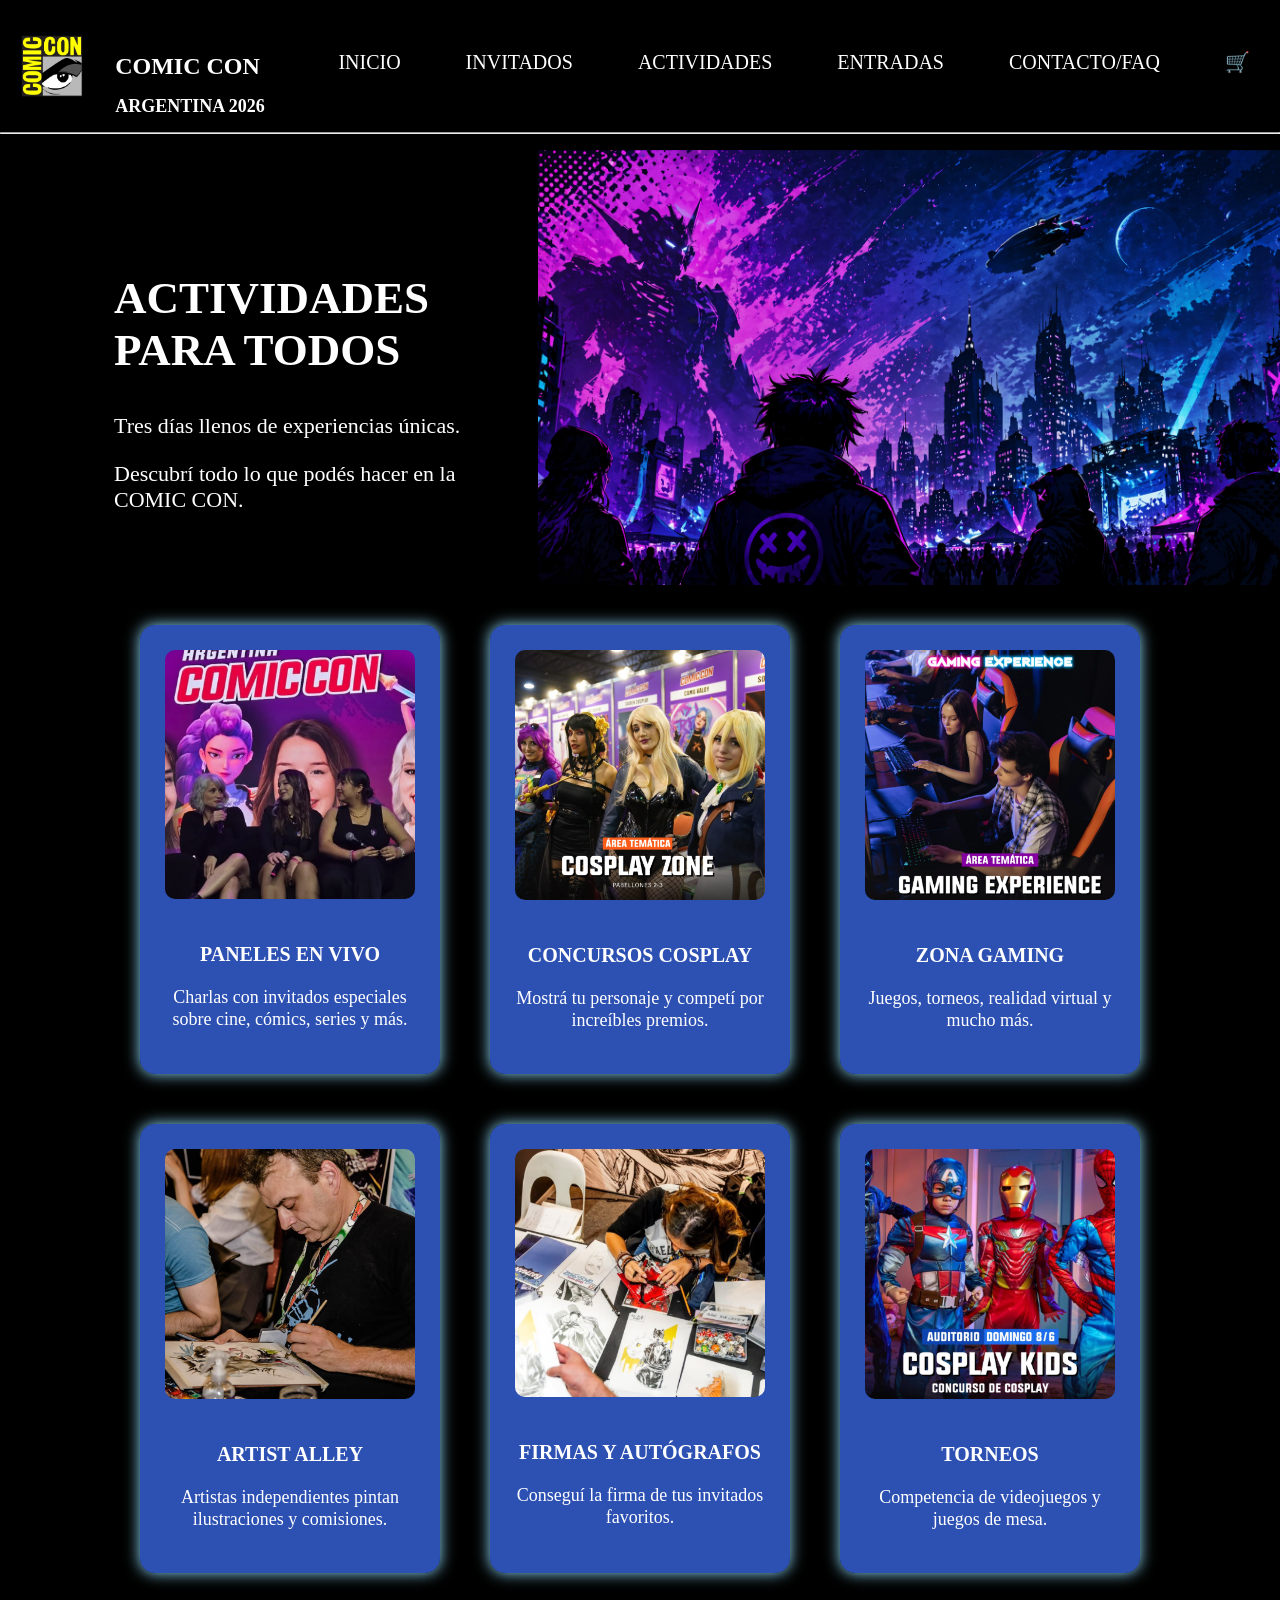
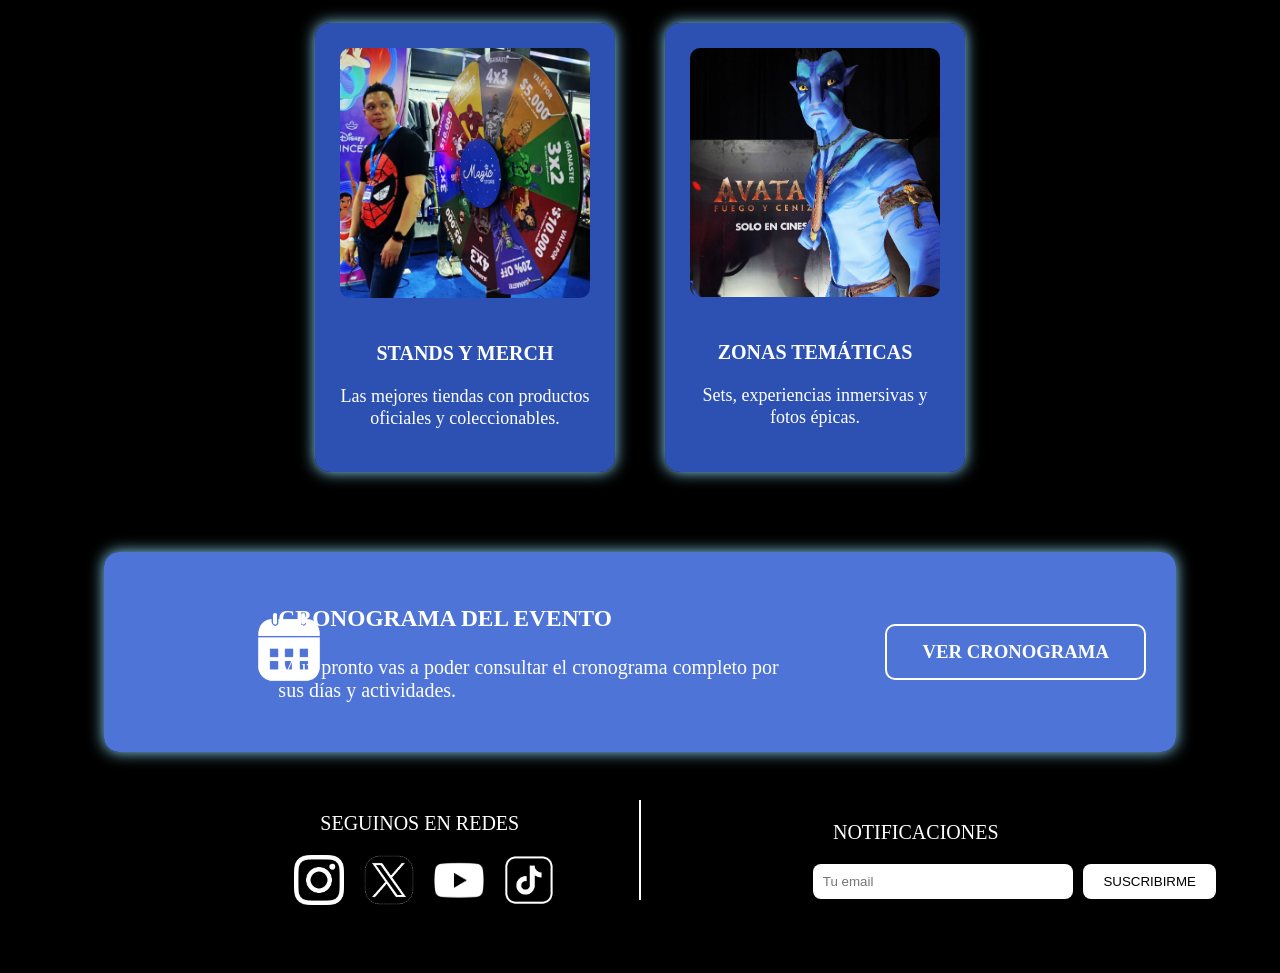
<file: actividades.html>
<!DOCTYPE html>
<html lang="en">
<head>
    <meta charset="UTF-8">
    <meta name="viewport" content="width=device-width, initial-scale=1.0">
    <title>ACC ACTIVIDADES</title>
    <link rel="icon" href="img/Logo.webp">
    <link rel="stylesheet" href="./global.css">
</head>
<link rel="stylesheet" href="./actividades.css">
<body>
    
    <header class="menu">
        <nav>
            <a href="index.html">INICIO </a>
        <a href="invitados.html">INVITADOS</a>
        <a href="actividades.html">ACTIVIDADES</a>
        <a href="entradas.html">ENTRADAS</a>
        <a href="contacto.html">CONTACTO/FAQ</a>
        <a href="carrito.html">🛒</a>
        </nav>
    </header>
     <img width="8% " class="icon" src="img/Logo.webp" alt="">
     <div class="Comicconheader">
            <h1>COMIC CON</h1>
            <h2>ARGENTINA 2026</h2>
        </div>
        <hr class="home">
  <main class="main">
      <section class="actividades-principal">

      <div class="banner-actividades">

          <div class="texto-banner">
             <h2>ACTIVIDADES PARA TODOS</h2>
             <p>Tres días llenos de experiencias únicas.</p>
             <p>Descubrí todo lo que podés hacer en la COMIC CON.</p>
          </div>
        <div class="imagen-banner">
            <img class="portada" src="img/portada2.png" alt="Portada de Comic Con Argentina 2026">
        </div>

     </div>

     <div class="contenedor-actividades">

        <div class="actividad">
            <img src="img/paneles.png" alt="">
            <h3>PANELES EN VIVO</h3>
            <p>Charlas con invitados especiales sobre cine, cómics, series y más.</p>
        </div>
        <div class="actividad">
            <img src="img/cosplay2.png" alt="">
            <h3>CONCURSOS COSPLAY</h3>
            <p>Mostrá tu personaje y competí por increíbles premios.</p>
        </div>
        <div class="actividad">
            <img src="img/gaming2.png" alt="">
            <h3>ZONA GAMING</h3>
            <p>Juegos, torneos, realidad virtual y mucho más.</p>
        </div>
        <div class="actividad">
            <img src="img/Arte.png" alt="">
            <h3>ARTIST ALLEY</h3>
            <p>Artistas independientes pintan ilustraciones y comisiones.</p>
        </div>
        <div class="actividad">
            <img src="img/firmas.png" alt="">
            <h3>FIRMAS Y AUTÓGRAFOS</h3>
            <p>Conseguí la firma de tus invitados favoritos.</p>
        </div>
        <div class="actividad">
            <img src="img/concurso.png" alt="">
            <h3>TORNEOS</h3>
            <p>Competencia de videojuegos y juegos de mesa.</p>
        </div>
        <div class="actividad">
            <img src="img/stands.png" alt="">
            <h3>STANDS Y MERCH</h3>
            <p>Las mejores tiendas con productos oficiales y coleccionables.</p>
        </div>
        <div class="actividad">
            <img src="img/avatar.png" alt="">
            <h3>ZONAS TEMÁTICAS</h3>
            <p>Sets, experiencias inmersivas y fotos épicas.</p>
        </div>

     </div>
        <div class="liquid-glass">
  <div class="glass-text"></div>
</div>

     <div class="cronograma">

        <div class="cronograma-icono">
            <img src="img/calendarioblanco-11.png" alt="">
        </div>

        <div class="cronograma-texto">
            <h3>CRONOGRAMA DEL EVENTO</h3>

            <p>
                Muy pronto vas a poder consultar el cronograma
                completo por sus días y actividades.
            </p>
        </div>

        <div class="cronograma-boton">
            <a href="#">
                <h3>VER CRONOGRAMA</h3>
            </a>
        </div>

     </div>

     </section>
 </main>
<footer class="footer">
    <div class="footer-contenido">
        <div class="footer-izq">
            <p class="cierre">SEGUINOS EN REDES</p>
            <div class="redes">
                <a href="https://www.instagram.com/argcomiccon/">
                 <img src="img/instagram.png" alt="">
                </a>
                <a href="https://x.com/ArgComicCon">
                    <img src="img/twitter.png" alt="">
                </a>
                <a href="https://www.youtube.com/channel/UCq43u4Pc0iYq14YmzzL0V6Q">
                    <img src="img/youtube.png" alt="">
                </a>
                <a href="https://www.tiktok.com/@argcomiccon">
                    <img  src="img/tiktok.png" alt="">
                </a>
            </div>
        </div>

        <div class="linea-footer"></div>

        <div class="footer-der">
            <p class="cierre">NOTIFICACIONES</p>

            <form class="formulario">
                <input type="email" placeholder="Tu email" required>

                <button class="submit" type="submit">
                    SUSCRIBIRME
                </button>
            </form>
        </div>
    </div>
</footer>
</body>
</html>
</file>
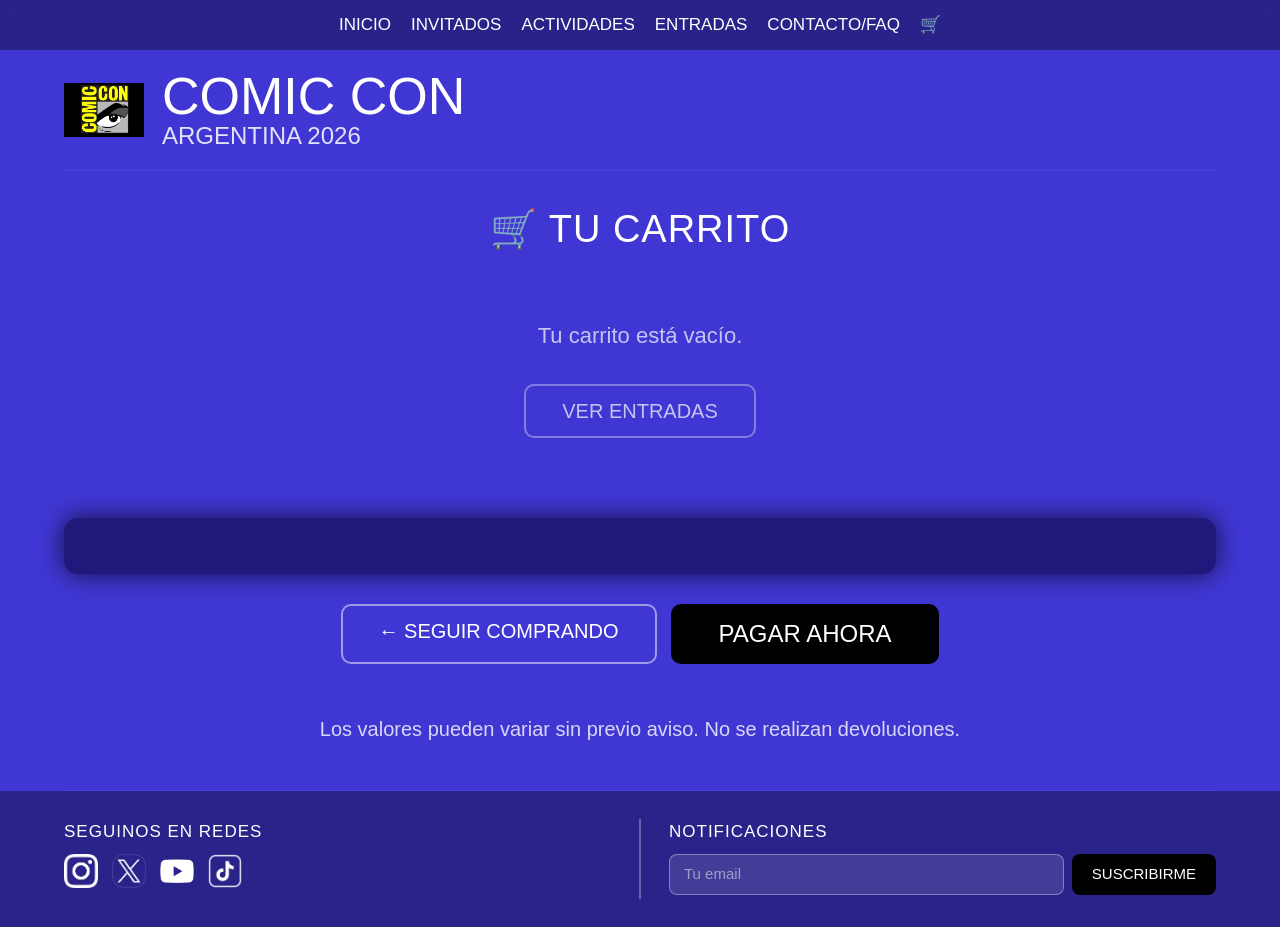
<file: carrito.html>
<!DOCTYPE html>
<html lang="es">
<head>
    <meta charset="UTF-8">
    <meta name="viewport" content="width=device-width, initial-scale=1.0">
    <title>ACC - CARRITO</title>
    <link rel="icon" href="img/Logo.webp">
    <link href="https://cdn.jsdelivr.net/npm/bootstrap@5.3.3/dist/css/bootstrap.min.css" rel="stylesheet">
    <link href="https://cdn.jsdelivr.net/npm/bootstrap-icons@1.11.3/font/bootstrap-icons.min.css" rel="stylesheet">
    <link rel="stylesheet" href="carrito.css">
</head>
<body>

<header class="menu">
    <nav>
        <a href="index.html">INICIO</a>
        <a href="invitados.html">INVITADOS</a>
        <a href="actividades.html">ACTIVIDADES</a>
        <a href="entradas.html">ENTRADAS</a>
        <a href="contacto.html">CONTACTO/FAQ</a>
        <a href="carrito.html"><strong>🛒</strong></a>
    </nav>
</header>

<div class="site-header">
    <img class="icon" src="img/Logo.webp" alt="Logo Comic Con Argentina">
    <div class="Comicconheader">
        <h1>COMIC CON</h1>
        <h2>ARGENTINA 2026</h2>
    </div>
</div>

<hr class="espacio">

<main>
    <h2 class="section-title">🛒 TU CARRITO</h2>
    <div class="cart-wrapper" id="cart-container"></div>
    <div class="summary-box" id="summary-box"></div>
    <div class="action-btns">
        <a href="entradas.html" class="btn-outline-acc">← SEGUIR COMPRANDO</a>
        <a href="pago.html" class="btn-primary-acc">PAGAR AHORA</a>
    </div>
    <p class="importante">Los valores pueden variar sin previo aviso. No se realizan devoluciones.</p>
    <hr class="espacio">
</main>

<footer class="footer">
    <div class="footer-contenido">
        <div class="footer-izq">
            <p class="cierre">SEGUINOS EN REDES</p>
            <div class="redes">
                <a href="https://www.instagram.com/argcomiccon/"><img src="img/instagram.png" alt="Instagram"></a>
                <a href="https://x.com/ArgComicCon"><img src="img/twitter.png" alt="Twitter"></a>
                <a href="https://www.youtube.com/channel/UCq43u4Pc0iYq14YmzzL0V6Q"><img src="img/youtube.png" alt="YouTube"></a>
                <a href="https://www.tiktok.com/@argcomiccon"><img src="img/tiktok.png" alt="TikTok"></a>
            </div>
        </div>
        <div class="linea-footer"></div>
        <div class="footer-der">
            <p class="cierre">NOTIFICACIONES</p>
            <form class="formulario">
                <input type="email" placeholder="Tu email" required>
                <button class="submit" type="submit">SUSCRIBIRME</button>
            </form>
        </div>
    </div>
</footer>

<script src="https://cdn.jsdelivr.net/npm/bootstrap@5.3.3/dist/js/bootstrap.bundle.min.js"></script>
<script src="carrito.js"></script>
</body>
</html>
</file>
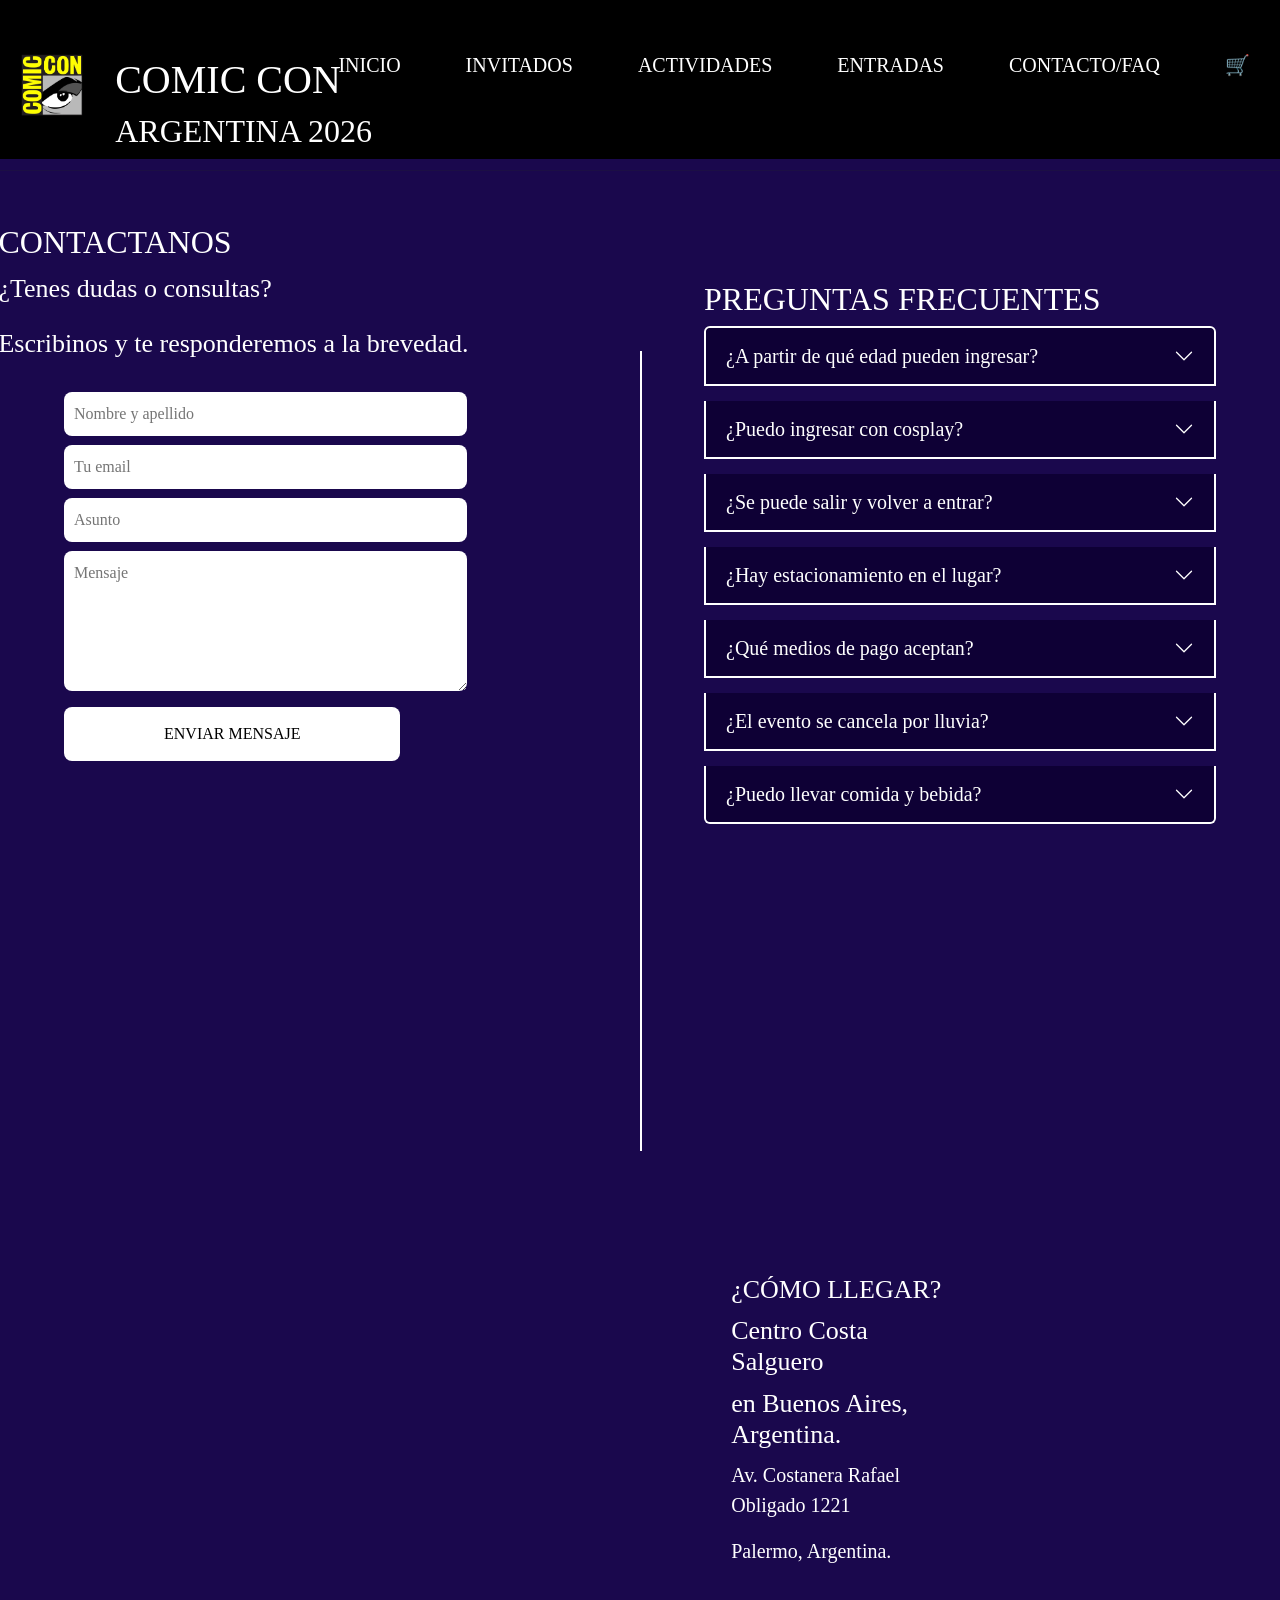
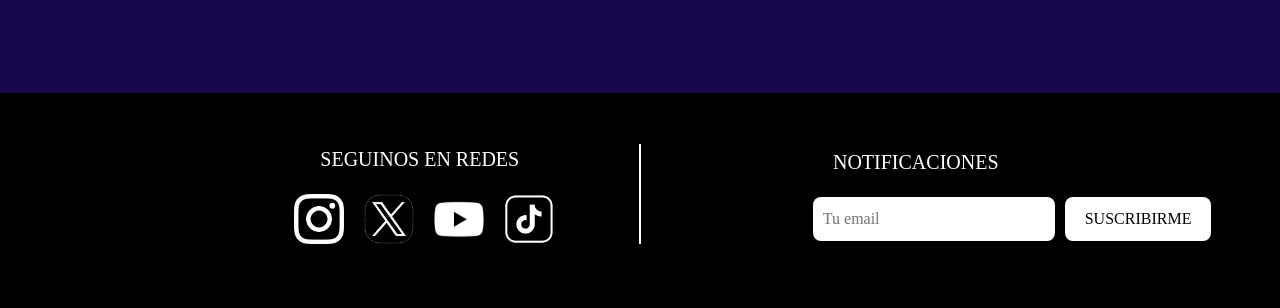
<file: contacto.html>
<!DOCTYPE html>
<html lang="en">
<head>
    <link href="https://cdn.jsdelivr.net/npm/bootstrap@5.3.7/dist/css/bootstrap.min.css" rel="stylesheet">
</head>
    <meta charset="UTF-8">
    <meta name="viewport" content="width=device-width, initial-scale=1.0">
    <title>ACC CONTACTO</title>
    <link rel="icon" href="img/Logo.webp">
    <link rel="stylesheet" href="./global.css">
    
<link rel="stylesheet" href="./contacto.css">
<script src="https://cdn.jsdelivr.net/npm/bootstrap@5.3.7/dist/js/bootstrap.bundle.min.js"></script>
<body>
     <header class="menu">
        <nav>
            <a href="index.html">INICIO </a>
        <a href="invitados.html">INVITADOS</a>
        <a href="actividades.html">ACTIVIDADES</a>
        <a href="entradas.html">ENTRADAS</a>
        <a href="contacto.html">CONTACTO/FAQ</a>
        <a href="carrito.html">🛒</a>
        </nav>
    </header>
     <img width="8%" class="icon" src="img/Logo.webp" alt="">
     <div class="Comicconheader">
            <h1>COMIC CON</h1>
            <h2>ARGENTINA 2026</h2>
        </div>
        <hr class="home">
    
        <main class="main">

           <section class="principio1">
              <div class="principiotexto">
              <section class="principio">
                 <h2>CONTACTANOS</h2>
                 <p>¿Tenes dudas o consultas?</p>
                 <p>Escribinos y te responderemos a la brevedad.</p>
                </section>
           </section>
             
           <section class="footer-izq2">
              <div>
                 <form class="formulario2">
                  <input type="text" placeholder="Nombre y apellido" required>
                    <input type="email" placeholder="Tu email" required>
                  <input type="text" placeholder="Asunto" required>
                  <textarea placeholder="Mensaje" required></textarea>
                  
                    <div>
                      <button class="submit2" type="submit">
                      ENVIAR MENSAJE
                      </button>
                    </div>

                 </form>
              </div>
           </section>
    
          <div class="linea"></div>

          <section class="principio2">
    <h2>PREGUNTAS FRECUENTES</h2>

    <div class="accordion" id="faqAccordion">

        <div class="accordion-item">
            <h2 class="accordion-header">
                <button class="accordion-button collapsed" type="button"
                    data-bs-toggle="collapse"
                    data-bs-target="#pregunta1">
                    ¿A partir de qué edad pueden ingresar?
                </button>
            </h2>

            <div id="pregunta1" class="accordion-collapse collapse"
                data-bs-parent="#faqAccordion">
                <div class="accordion-body">
                    Los menores de 13 años deben ingresar acompañados por un adulto responsable. Los mayores de 13 años pueden ingresar solos con una entrada válida.
                </div>
            </div>
        </div>

        <div class="accordion-item">
            <h2 class="accordion-header">
                <button class="accordion-button collapsed" type="button"
                    data-bs-toggle="collapse"
                    data-bs-target="#pregunta2">
                    ¿Puedo ingresar con cosplay?
                </button>
            </h2>

            <div id="pregunta2" class="accordion-collapse collapse"
                data-bs-parent="#faqAccordion">
                <div class="accordion-body">
                    Sí. Pueden ingresar caracterizados como sus personajes favoritos. No están permitidas armas reales ni elementos peligrosos.
                </div>
            </div>
        </div>

        <div class="accordion-item">
            <h2 class="accordion-header">
                <button class="accordion-button collapsed" type="button"
                    data-bs-toggle="collapse"
                    data-bs-target="#pregunta3">
                    ¿Se puede salir y volver a entrar?
                </button>
            </h2>

            <div id="pregunta3" class="accordion-collapse collapse"
                data-bs-parent="#faqAccordion">
                <div class="accordion-body">
                    Sí, siempre que conserves tu pulsera o acreditación oficial del evento y cumplas con las condiciones de reingreso establecidas por la organización.
                </div>
            </div>
        </div>

        <div class="accordion-item">
            <h2 class="accordion-header">
                <button class="accordion-button collapsed" type="button"
                    data-bs-toggle="collapse"
                    data-bs-target="#pregunta4">
                    ¿Hay estacionamiento en el lugar?
                </button>
            </h2>

            <div id="pregunta4" class="accordion-collapse collapse"
                data-bs-parent="#faqAccordion">
                <div class="accordion-body">
                    Sí. El Centro Costa Salguero cuenta con estacionamiento pago sujeto a disponibilidad. Se recomienda llegar con anticipación durante los horarios de mayor concurrencia.
                </div>
            </div>
        </div>

        <div class="accordion-item">
            <h2 class="accordion-header">
                <button class="accordion-button collapsed" type="button"
                    data-bs-toggle="collapse"
                    data-bs-target="#pregunta5">
                    ¿Qué medios de pago aceptan?
                </button>
            </h2>

            <div id="pregunta5" class="accordion-collapse collapse"
                data-bs-parent="#faqAccordion">
                <div class="accordion-body">
                    Se aceptan tarjetas de crédito, débito, Mercado Pago y otros medios electrónicos habilitados. Algunos stands pueden aceptar únicamente determinados métodos de pago.
                </div>
            </div>
        </div>

        <div class="accordion-item">
            <h2 class="accordion-header">
                <button class="accordion-button collapsed" type="button"
                    data-bs-toggle="collapse"
                    data-bs-target="#pregunta6">
                    ¿El evento se cancela por lluvia?
                </button>
            </h2>

            <div id="pregunta6" class="accordion-collapse collapse"
                data-bs-parent="#faqAccordion">
                <div class="accordion-body">
                    No. Comic Con Argentina se realiza en espacios cubiertos, por lo que el evento continúa normalmente incluso en caso de lluvia.
                </div>
            </div>
        </div>

        <div class="accordion-item">
            <h2 class="accordion-header">
                <button class="accordion-button collapsed" type="button"
                    data-bs-toggle="collapse"
                    data-bs-target="#pregunta7">
                    ¿Puedo llevar comida y bebida?
                </button>
            </h2>

            <div id="pregunta7" class="accordion-collapse collapse"
                data-bs-parent="#faqAccordion">
                <div class="accordion-body">
                    No se permite ingresar alimentos ni bebidas al recinto. Sin embargo, habrá puestos de comida y bebida disponibles dentro del evento.
                </div>
            </div>
        </div>

    </div>
</section>
         <script src="https://cdn.jsdelivr.net/npm/bootstrap@5.3.7/dist/js/bootstrap.bundle.min.js"></script>
           <section class="cajatarjetas">
            <div class="mapa" >
                <div class="embed-map-fixed"><div class="embed-map-container"><iframe class="embed-map-frame" frameborder="0" scrolling="no" marginheight="0" marginwidth="0" src="https://maps.google.com/maps?width=600&height=400&hl=en&q=Centro%20Costa%20Salguero&t=&z=14&ie=UTF8&iwloc=B&output=embed"></iframe><a href="https://sprunkiretake.net" style="font-size:2px!important;color:gray!important;position:absolute;bottom:0;left:0;z-index:1;max-height:1px;overflow:hidden">Sprunki</a></div><style>.embed-map-fixed{position:relative;text-align:right;width:600px;height:400px;}.embed-map-container{overflow:hidden;background:none!important;width:600px;height:400px;}.embed-map-frame{width:600px!important;height:400px!important;}</style></div>
            </div>
                <div class="direccion">
                    <h2>¿CÓMO LLEGAR?</h2>
                    <h2>Centro Costa Salguero</h2>
                    <h2>en Buenos Aires, Argentina.</h2>
                    <p>Av. Costanera Rafael Obligado 1221 </p>
                    <p>Palermo, Argentina.</p>
                </div>
           </section>
           <hr class ="espacio">
            
        </main>

        <footer class="footer">
    <div class="footer-contenido">
        <div class="footer-izq">
            <p class="cierre">SEGUINOS EN REDES</p>
            <div class="redes">
                <a href="https://www.instagram.com/argcomiccon/">
                 <img src="img/instagram.png" alt="">
                </a>
                <a href="https://x.com/ArgComicCon">
                    <img src="img/twitter.png" alt="">
                </a>
                <a href="https://www.youtube.com/channel/UCq43u4Pc0iYq14YmzzL0V6Q">
                    <img src="img/youtube.png" alt="">
                </a>
                <a href="https://www.tiktok.com/@argcomiccon">
                    <img  src="img/tiktok.png" alt="">
                </a>
            </div>
        </div>

        <div class="linea-footer"></div>

        <div class="footer-der">
            <p class="cierre">NOTIFICACIONES</p>

            <form class="formulario">
                <input type="email" placeholder="Tu email" required>

                <button class="submit" type="submit">
                    SUSCRIBIRME
                </button>
            </form>
        </div>
    </div>
</footer>
</body>
</html>
</file>
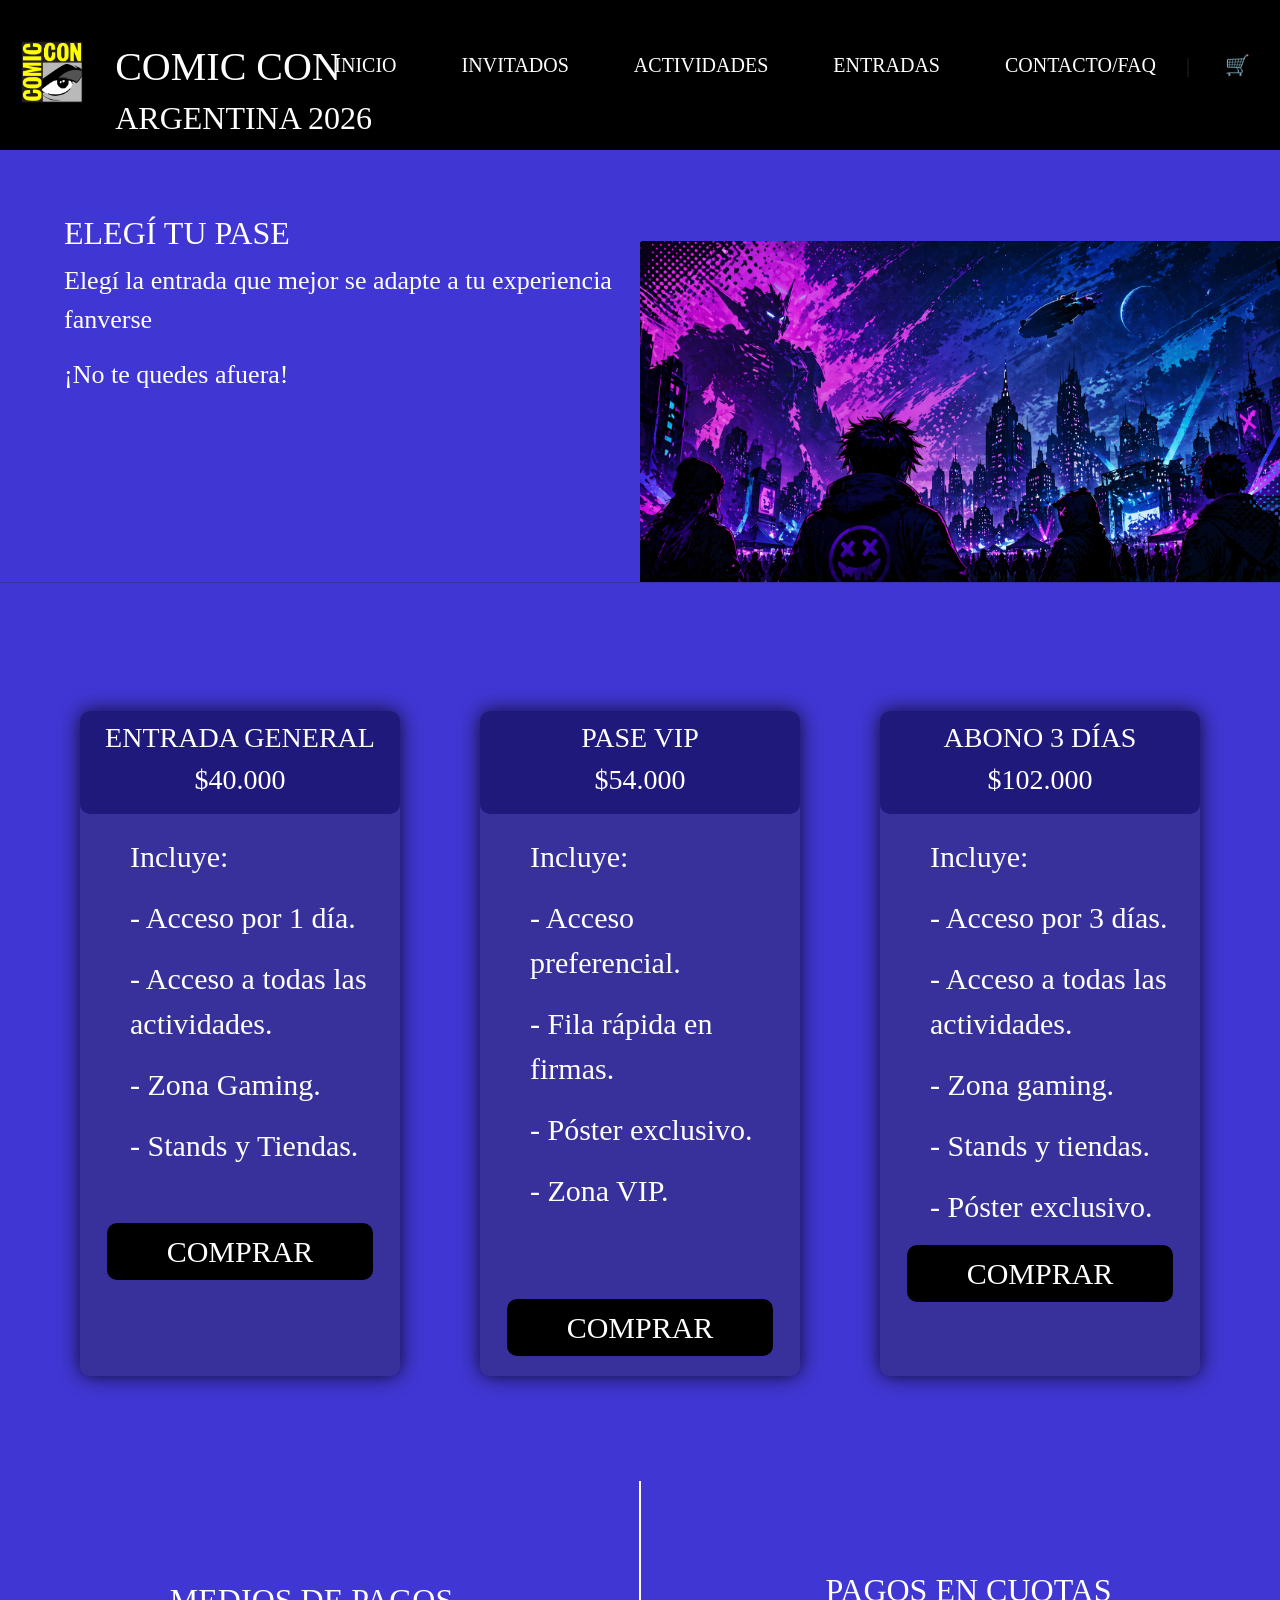
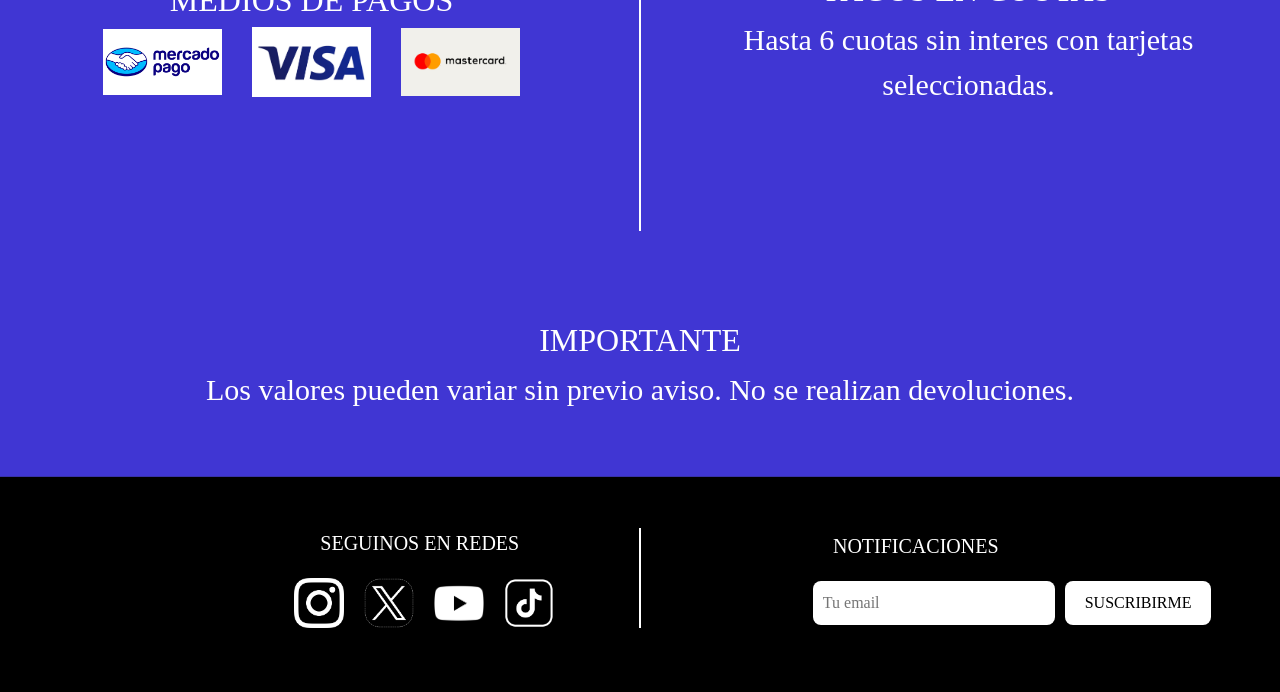
<file: entradas.html>
<!DOCTYPE html>
<html lang="en">
<head>
    <meta charset="UTF-8">
    <meta name="viewport" content="width=device-width, initial-scale=1.0">
    <title>ACC ENTRADAS</title>
    <link rel="icon" href="img/Logo.webp">
    <link href="https://cdn.jsdelivr.net/npm/bootstrap@5.3.3/dist/css/bootstrap.min.css" rel="stylesheet">
    <link rel="stylesheet" href="./global.css">
</head>
<link rel="stylesheet" href="./entradas.css">
<body>
     <header class="menu">
        <nav>
            <a href="index.html">INICIO </a>
        <a href="invitados.html">INVITADOS</a>
        <a href="actividades.html">ACTIVIDADES</a>
        <a href="entradas.html">ENTRADAS</a>
        <a href="contacto.html">CONTACTO/FAQ</a>|
        <a href="carrito.html">🛒</a>
        </nav>
    </header>
     <img width="8% " class="icon" src="img/Logo.webp" alt="">
     <div class="Comicconheader">
            <h1>COMIC CON</h1>
            <h2>ARGENTINA 2026</h2>
        </div>

    <main class="main">
        <section class="principio1">
              <div class="principiotexto">
              <section class="principioo">
                 <h2>ELEGÍ TU PASE</h2>
                 <p>Elegí la entrada que mejor se adapte a tu experiencia fanverse</p>
                 <p>¡No te quedes afuera!</p>
                </section>
      </section>
           <div class="portadaprincipio">
             <img class="portada" src="img/portada2.png" alt="Portada de Comic Con Argentina 2026">
           </div>
      </section>
    
              <hr class="espacio">

           <section>
                <div class="principio">
                     <div class="entradas">
                        <div class="entradas-titulo">
                            <h3>ENTRADA GENERAL</h3>
                            <h3>$40.000</h3>
                        </div>
                        <div class="items">
                            <p>Incluye:</p>
                            <p>- Acceso por 1 día.</p>
                            <p>- Acceso a todas las actividades.</p>
                            <p>- Zona Gaming.</p>
                            <p>- Stands y Tiendas.</p>
                        </div>
                        <a href="carrito.html?agregar=general" class="botones">
                         COMPRAR
                       </a>
                     </div> 

                     <div class="entradas">
                        <div class="entradas-titulo">
                            <h3>PASE VIP</h3>
                            <h3>$54.000</h3>
                        </div>
                        <div class="items">
                            <p>Incluye:</p>
                            <p>- Acceso preferencial.</p>
                            <p>- Fila rápida en firmas.</p>
                            <p>- Póster exclusivo.</p>
                            <p>- Zona VIP.</p>
                        </div>
                        <a href="carrito.html?agregar=vip" class="botones2">
                           COMPRAR
                        </a>
                     </div>

                     <div class="entradas">
                        <div class="entradas-titulo">
                            <h3>ABONO 3 DÍAS</h3>
                            <h3>$102.000</h3>
                        </div>
                        <div class="items">
                            <p>Incluye:</p>
                            <p>- Acceso por 3 días.</p>
                            <p>- Acceso a todas las actividades.</p>
                            <p>- Zona gaming.</p>
                            <p>- Stands y tiendas.</p>
                            <p>- Póster exclusivo.</p>
                        </div>  
                        <a href="carrito.html?agregar=abono" class="botones3">
                         COMPRAR
                        </a>
                     </div>
                </div>
           </section>

          
   <section class="seccion-pagos">

    <div class="pagos">
        <h2>MEDIOS DE PAGOS</h2>

        <div class="virtuales">
            <div class="tarjeta">
                <img src="img/mercadopago.png" alt="Mercado Pago">
            </div>
            <div class="tarjeta">
                <img src="img/visa.jpg" alt="Visa">
            </div>
            <div class="tarjeta">
                <img src="img/mastercard.png" alt="Mastercard">
            </div>
        </div>
    </div>

    <div class="linea"></div>

    <div class="pagos">
        <h2>PAGOS EN CUOTAS</h2>
        <div class="virtuales">
            <div class="textocuotas">
                Hasta 6 cuotas sin interes con tarjetas seleccionadas.
            </div>
        </div>
    </div>
   </section>

<Section class="importante">
    <h2>IMPORTANTE</h2>
    <p>Los valores pueden variar sin previo aviso. No se realizan devoluciones.</p>
</Section>

<hr class="espacio">

    </main>
    <footer class="footer">
    <div class="footer-contenido">
        <div class="footer-izq">
            <p class="cierre">SEGUINOS EN REDES</p>
            <div class="redes">
                <a href="https://www.instagram.com/argcomiccon/">
                 <img src="img/instagram.png" alt="">
                </a>
                <a href="https://x.com/ArgComicCon">
                    <img src="img/twitter.png" alt="">
                </a>
                <a href="https://www.youtube.com/channel/UCq43u4Pc0iYq14YmzzL0V6Q">
                    <img src="img/youtube.png" alt="">
                </a>
                <a href="https://www.tiktok.com/@argcomiccon">
                    <img  src="img/tiktok.png" alt="">
                </a>
            </div>
        </div>

        <div class="linea-footer"></div>

        <div class="footer-der">
            <p class="cierre">NOTIFICACIONES</p>

            <form class="formulario">
                <input type="email" placeholder="Tu email" required>

                <button class="submit" type="submit">
                    SUSCRIBIRME
                </button>
            </form>
        </div>
    </div>
</footer>
</body>
</html>
</file>
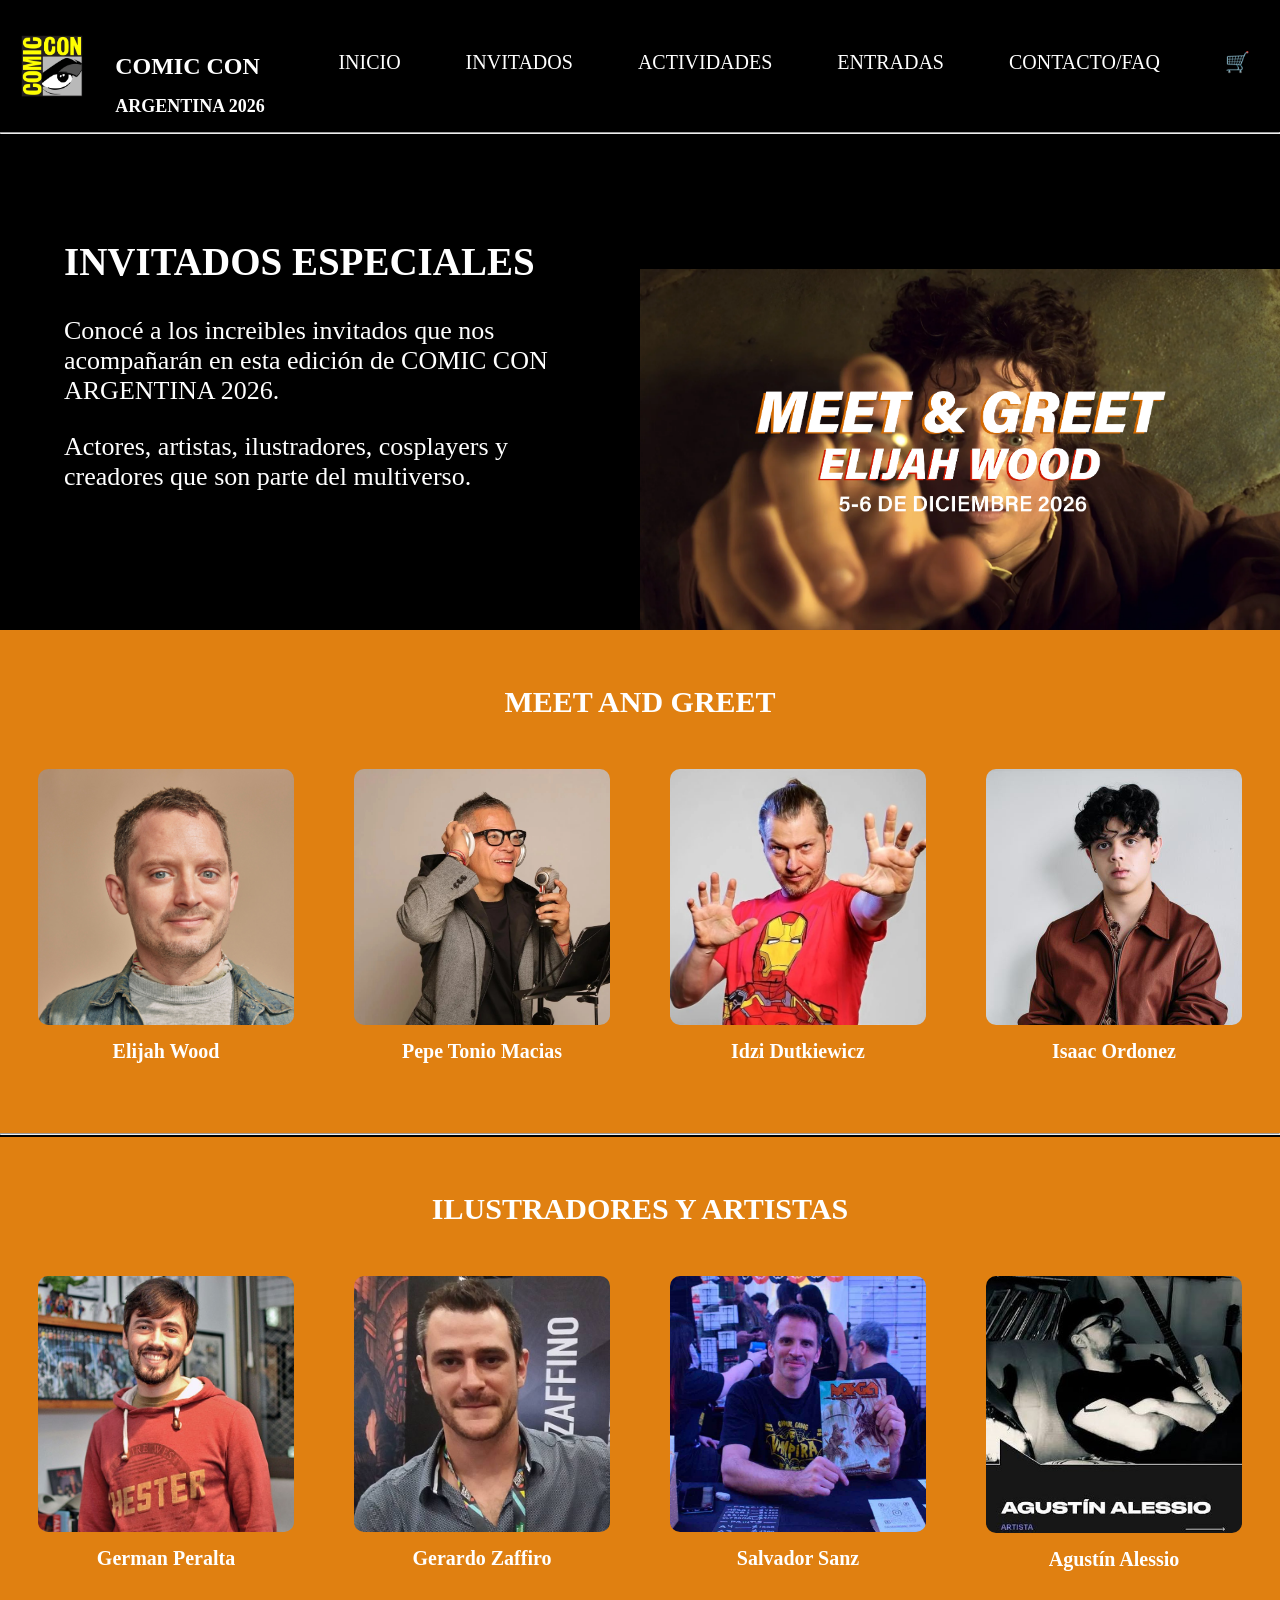
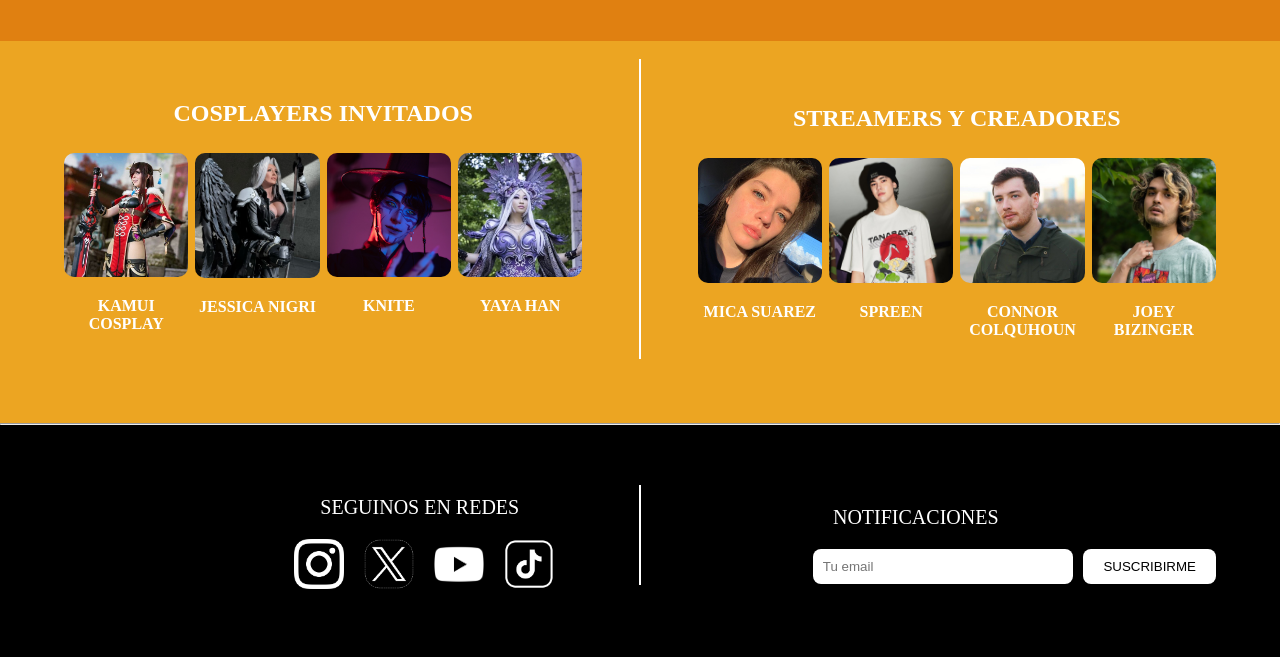
<file: invitados.html>
<!DOCTYPE html>
<html lang="en">
<head>
    <meta charset="UTF-8">
    <meta name="viewport" content="width=device-width, initial-scale=1.0">
    <title>ACC INVITADOS</title>
    <link rel="icon" href="img/Logo.webp">
    <link rel="stylesheet" href="./global.css">
</head>
<link rel="stylesheet" href="./invitados.css">
<body>
    <header class="menu">
        <nav>
            <a href="index.html">INICIO </a>
        <a href="invitados.html">INVITADOS</a>
        <a href="actividades.html">ACTIVIDADES</a>
        <a href="entradas.html">ENTRADAS</a>
        <a href="contacto.html">CONTACTO/FAQ</a>
        <a href="carrito.html">🛒</a>
        </nav>
    </header>
     <img width="8% " class="icon" src="img/Logo.webp" alt="">
     <div class="Comicconheader">
            <h1>COMIC CON</h1>
            <h2>ARGENTINA 2026</h2>
        </div>
        <hr class="home">
        <main>
             <section class="principio1">
              <div class="principiotexto">
              <section class="principio">
                 <h2>INVITADOS ESPECIALES</h2>
                 <p>Conocé a los increibles invitados que nos acompañarán en esta edición de COMIC CON ARGENTINA 2026.</p>
                 <p>Actores, artistas, ilustradores, cosplayers y creadores que son parte del multiverso. </p>
                </section>
        
               </section>
                  <div class="contenedor-tarjetas"></div>
                      <div class="portadaprincipio">
                          <img class="portada" src="img/invitados.webp" alt="Portada de Comic Con Argentina 2026">
                      </div>
               </section>
               <section class="cajatarjetas">
                   <h2>MEET AND GREET</h2>
                   <div class="contenedor-tarjetas">
                     <div class="tarjeta">
                         <img src="img/elijahwood.webp" class="tarjeta-img" alt="">
                         <h3>Elijah Wood</h3>
                     </div>
                     <div class="tarjeta">
                         <img src="img/pepe.jpg" class="tarjeta-img" alt="">
                         <h3>Pepe Tonio Macias</h3>
                     </div>
                     <div class="tarjeta">
                         <img src="img/Idzi.jpg" class="tarjeta-img" alt="">
                         <h3>Idzi Dutkiewicz</h3>
                     </div>
                      <div class="tarjeta">
                          <img src="img/Isaac Ordonez.jpg" class="tarjeta-img" alt="">
                          <h3>Isaac Ordonez</h3>
                      </div>
                  </div>
              </section>  
           
            <hr class="division">

            <section class="cajatarjetas2">
              <h2>ILUSTRADORES Y ARTISTAS</h2>
                <div class="contenedor-tarjetas">
                   <div class="tarjeta">
                     <img src="img/peraltagerman.jpg" class="tarjeta-img" alt="">
                     <h3>German Peralta</h3>
                   </div>
                   <div class="tarjeta">
                      <img src="img/zaffinogerardo.jpg" class="tarjeta-img" alt="">
                     <h3>Gerardo Zaffiro</h3>
                   </div>
                   <div class="tarjeta">
                      <img src="img/salvador-sanz.jpg" class="tarjeta-img" alt="">
                      <h3>Salvador Sanz</h3>
                   </div>
                    <div class="tarjeta">
                      <img src="img/aalessio.jpg" class="tarjeta-img" alt="">
                      <h3>Agustín Alessio</h3>
                    </div>
               </div>
           </section>  

    <section class="seccion-invitados">
      <div class="cajatarjetas3">
         <h2>COSPLAYERS INVITADOS</h2>

         <div class="fila">
            <div class="tarjeta2">
                <img src="img/Kamuicosplay.jpg" class="tarjeta-img" alt="">
                <h3 class="titulo-tarjeta">KAMUI COSPLAY</h3>
            </div>
            <div class="tarjeta2">
                <img src="img/Jessicanigri.jpg" class="tarjeta-img" alt="">
                <h3 class="titulo-tarjeta">JESSICA NIGRI</h3>
            </div>
            <div class="tarjeta2">
                <img src="img/Knite.png" class="tarjeta-img" alt="">
                <h3 class="titulo-tarjeta">KNITE</h3>
            </div>
            <div class="tarjeta2">
                <img src="img/Yayahan.jpg" class="tarjeta-img" alt="">
                <h3 class="titulo-tarjeta">YAYA HAN</h3>
            </div>
         </div>
      </div>

     <div class="linea"></div>

     <div class="cajatarjetas4">
        <h2>STREAMERS Y CREADORES</h2>
         <div class="fila2">
            <div class="tarjeta2">
                 <img src="img/micasuarez.jpg" class="tarjeta-img" alt="">
                 <h3 class="titulo-tarjeta">MICA SUAREZ</h3>
            </div>
            <div class="tarjeta2">
                 <img src="img/spreen.jpg" class="tarjeta-img" alt="">
                 <h3 class="titulo-tarjeta">SPREEN</h3>
            </div>
            <div class="tarjeta2">
                 <img src="img/Connorcolquhoun.jpg" class="tarjeta-img" alt="">
                 <h3 class="titulo-tarjeta">CONNOR COLQUHOUN</h3>
            </div>
            <div class="tarjeta2">
                 <img src="img/Joeybizinger.jpg" class="tarjeta-img" alt="">
                 <h3 class="titulo-tarjeta">JOEY BIZINGER</h3>
            </div>
    </div>
</section>

          <hr class="espacio">
        </main>
        
        <footer class="footer">
    <div class="footer-contenido">
        <div class="footer-izq">
            <p class="cierre">SEGUINOS EN REDES</p>
            <div class="redes">
                <a href="https://www.instagram.com/argcomiccon/">
                 <img src="img/instagram.png" alt="">
                </a>
                <a href="https://x.com/ArgComicCon">
                    <img src="img/twitter.png" alt="">
                </a>
                <a href="https://www.youtube.com/channel/UCq43u4Pc0iYq14YmzzL0V6Q">
                    <img src="img/youtube.png" alt="">
                </a>
                <a href="https://www.tiktok.com/@argcomiccon">
                    <img  src="img/tiktok.png" alt="">
                </a>
            </div>
        </div>

        <div class="linea-footer"></div>

        <div class="footer-der">
            <p class="cierre">NOTIFICACIONES</p>

            <form class="formulario">
                <input type="email" placeholder="Tu email" required>

                <button class="submit" type="submit">
                    SUSCRIBIRME
                </button>
            </form>
        </div>
    </div>
</footer>
</body>
</html>
</file>
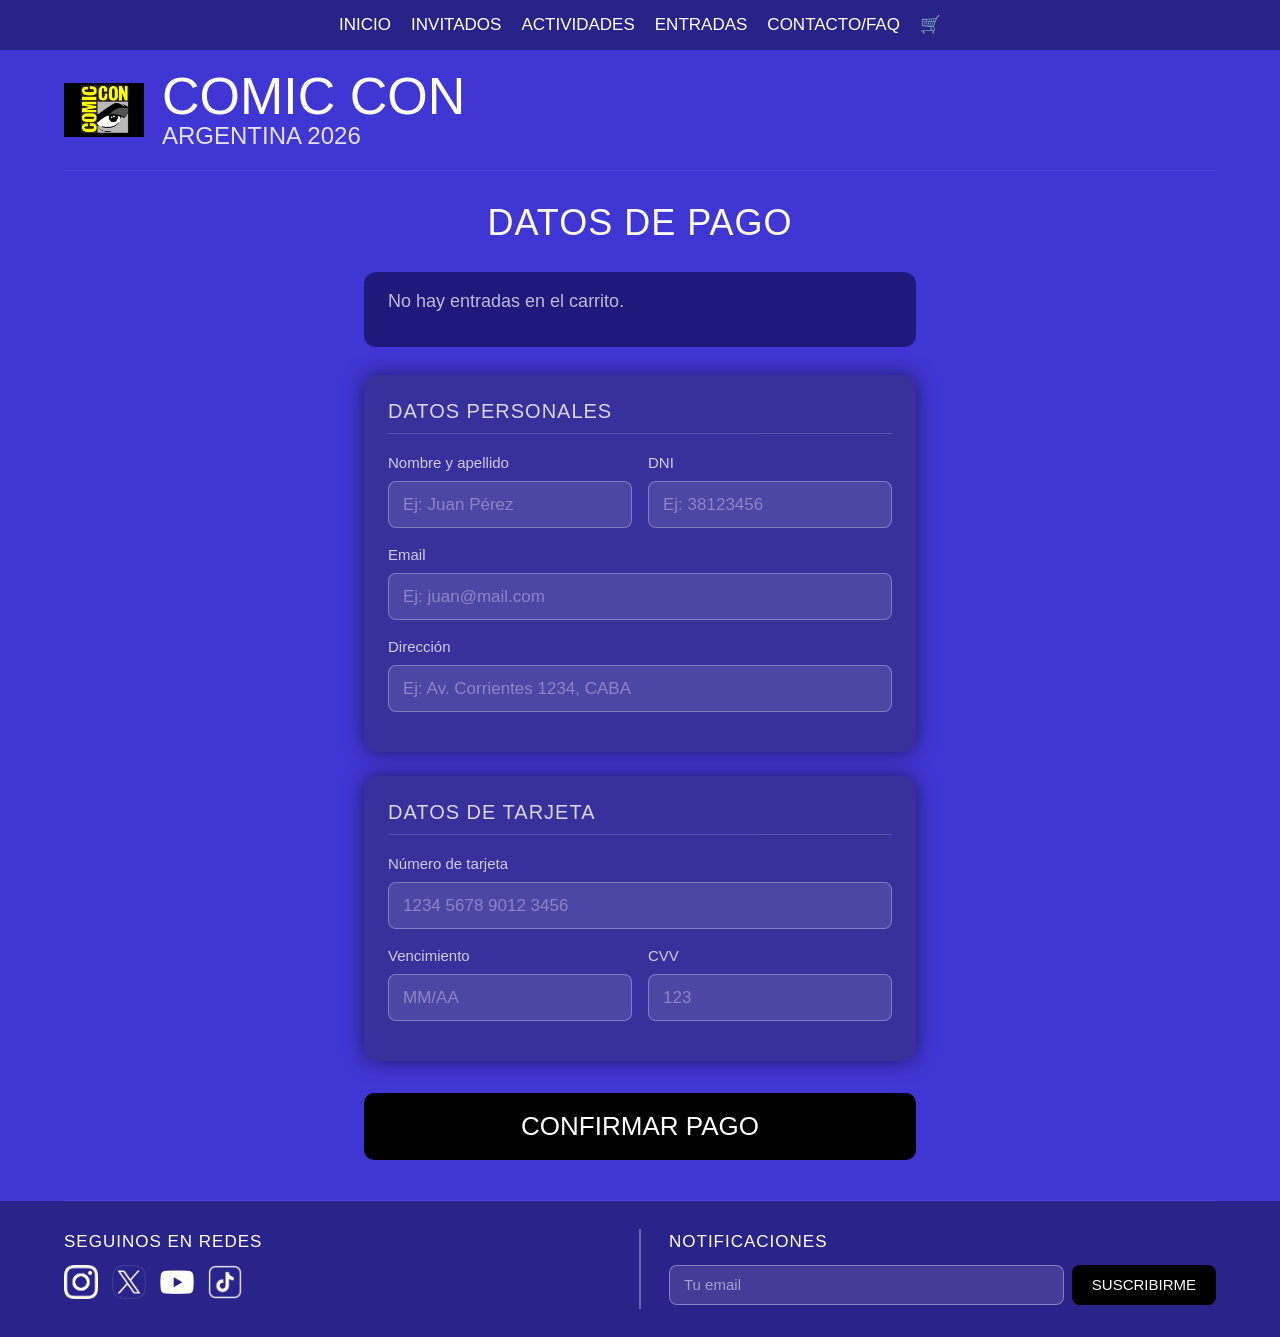
<file: pago.html>
<!DOCTYPE html>
<html lang="es">
<head>
    <meta charset="UTF-8">
    <meta name="viewport" content="width=device-width, initial-scale=1.0">
    <title>ACC - PAGO</title>
    <link rel="icon" href="img/Logo.webp">
    <link href="https://cdn.jsdelivr.net/npm/bootstrap@5.3.3/dist/css/bootstrap.min.css" rel="stylesheet">
    <link href="https://cdn.jsdelivr.net/npm/bootstrap-icons@1.11.3/font/bootstrap-icons.min.css" rel="stylesheet">
    <link rel="stylesheet" href="pago.css">
</head>
<body>

<header class="menu">
    <nav>
        <a href="index.html">INICIO</a>
        <a href="invitados.html">INVITADOS</a>
        <a href="actividades.html">ACTIVIDADES</a>
        <a href="entradas.html">ENTRADAS</a>
        <a href="contacto.html">CONTACTO/FAQ</a>
        <a href="carrito.html">🛒</a>
    </nav>
</header>

<div class="site-header">
    <img class="icon" src="img/Logo.webp" alt="Logo Comic Con Argentina">
    <div class="Comicconheader">
        <h1>COMIC CON</h1>
        <h2>ARGENTINA 2026</h2>
    </div>
</div>

<hr class="espacio">

<main>

    <div class="pago-wrapper" id="seccion-pago">
        <h2 class="section-title">DATOS DE PAGO</h2>
        <div class="resumen-mini" id="resumen-mini"></div>
        <form class="formulario-pago" id="formulario-pago">

            <div class="grupo">
                <h3 class="subtitulo">DATOS PERSONALES</h3>
                <div class="fila-doble">
                    <div class="campo">
                        <label for="nombre">Nombre y apellido</label>
                        <input type="text" id="nombre" placeholder="Ej: Juan Pérez" required>
                    </div>
                    <div class="campo">
                        <label for="dni">DNI</label>
                        <input type="text" id="dni" placeholder="Ej: 38123456" required maxlength="8">
                    </div>
                </div>
                <div class="campo">
                    <label for="email">Email</label>
                    <input type="email" id="email" placeholder="Ej: juan@mail.com" required>
                </div>
                <div class="campo">
                    <label for="direccion">Dirección</label>
                    <input type="text" id="direccion" placeholder="Ej: Av. Corrientes 1234, CABA" required>
                </div>
            </div>

            <div class="grupo">
                <h3 class="subtitulo">DATOS DE TARJETA</h3>
                <div class="campo">
                    <label for="tarjeta">Número de tarjeta</label>
                    <input type="text" id="tarjeta" placeholder="1234 5678 9012 3456" required maxlength="19">
                </div>
                <div class="fila-doble">
                    <div class="campo">
                        <label for="vencimiento">Vencimiento</label>
                        <input type="text" id="vencimiento" placeholder="MM/AA" required maxlength="5">
                    </div>
                    <div class="campo">
                        <label for="cvv">CVV</label>
                        <input type="text" id="cvv" placeholder="123" required maxlength="3">
                    </div>
                </div>
            </div>

            <button type="submit" class="btn-pagar">CONFIRMAR PAGO</button>

        </form>
    </div>

    <div class="exito-wrapper" id="seccion-exito" style="display:none;">
        <div class="exito-icono">✅</div>
        <h2 class="exito-titulo">¡COMPRA EXITOSA!</h2>
        <p class="exito-texto">Gracias, <strong id="exito-nombre"></strong>. Tu compra fue procesada correctamente.</p>
        <p class="exito-texto">Te enviamos la confirmación a <strong id="exito-email"></strong>.</p>
        <div class="exito-resumen" id="exito-resumen"></div>
        <a href="index.html" class="btn-volver">VOLVER AL INICIO</a>
    </div>

    <hr class="espacio">
</main>

<footer class="footer">
    <div class="footer-contenido">
        <div class="footer-izq">
            <p class="cierre">SEGUINOS EN REDES</p>
            <div class="redes">
                <a href="https://www.instagram.com/argcomiccon/"><img src="img/instagram.png" alt="Instagram"></a>
                <a href="https://x.com/ArgComicCon"><img src="img/twitter.png" alt="Twitter"></a>
                <a href="https://www.youtube.com/channel/UCq43u4Pc0iYq14YmzzL0V6Q"><img src="img/youtube.png" alt="YouTube"></a>
                <a href="https://www.tiktok.com/@argcomiccon"><img src="img/tiktok.png" alt="TikTok"></a>
            </div>
        </div>
        <div class="linea-footer"></div>
        <div class="footer-der">
            <p class="cierre">NOTIFICACIONES</p>
            <form class="formulario">
                <input type="email" placeholder="Tu email" required>
                <button class="submit" type="submit">SUSCRIBIRME</button>
            </form>
        </div>
    </div>
</footer>

<script src="https://cdn.jsdelivr.net/npm/bootstrap@5.3.3/dist/js/bootstrap.bundle.min.js"></script>
<script src="pago.js"></script>
</body>
</html>
</file>
<file: global.css>
body {
    margin: 0;
    background-color: #000000;
}
.menu {
    text-align: right; 
    font-family: 'Franklin Gothic medium';
    font-size: 1.25rem;
    display: flex;
    padding: auto;
    justify-content: right;
    margin-top: 40px;
}
.menu a:hover {
    color: #fcff40;
    }
.menu a{
    padding: 10px;
    color: white;           
    text-decoration: none;  
    margin: 0 20px;         
    display: inline-block;  
}
.icon { 
    display: block;
    margin-top: -4%;
}
.home {
    margin-top: 1%;
}
.Comicconheader {  
    justify-content: center;
    font-family: 'Franklin Gothic Medium';
    color: white;
    font-size: 0.75rem;
    margin-top: -5%;
    margin-left: 9%;
}
.video {
    position: relative;
    width: 100%;
    height: 100vh;
    overflow: hidden;
}
.video-fondo {
    position: absolute;
    width: 100%;
    height: 100%;
    object-fit: cover;
}
.contenido {
    position: absolute;
    text-align: center;
    top: 20%;
    left:10%;
    color: white;
    font-family: 'Franklin Gothic Medium';
    width: 80%;
}
.contenido h1 {
    font-size: 150px;
    margin-bottom: 20px;
     text-shadow: 0 0 20px rgba(0,0,0,0.8);
}

.contenido p {
    font-size: 50px;
     text-shadow: 0 0 20px rgba(0,0,0,0.8);
}
.principio1 {
    display: flex;
    align-items: center;
    justify-content: center;
    padding: 6%; 
}

.principiotexto {
    width: 85%; 
    max-width: 1200px; 
    display: flex;
    flex-direction: column; 
    align-items: center;
    font-family: 'Franklin Gothic Medium';
    color: white;
    font-size: 26px;
}

.comic {
    font-size: 80px;
    margin: 0; 
}

.principio {
    font-family: 'Franklin Gothic Medium';
    color: white;
}

.texto-centrado {
    text-align: center;
    margin-top: 20px;
    margin-bottom: 40px;
}
.botones1 {
    justify-content: center;
    gap: 20px; 
}
.botonnegro {
    background-color: rgb(84, 75, 202);
    font-family: 'Franklin Gothic Medium';
    color: white;
    border-radius: 10px;
    padding: 10px 20px;
    text-align: center;
    text-decoration: none;
    display: inline-block;
    font-size: 1.125rem;
    margin: 0 10px;
    cursor: pointer;
}
.botonblanco {
    background-color: rgb(84, 75, 202);
    font-family: 'Franklin Gothic Medium';
    color: rgb(255, 255, 255);
    border-radius: 10px;
    padding: 10px 50px;
    text-align: center;
    text-decoration: none;
    display: inline-block;
    font-size: 1.125rem;
    margin: 0 10px;
    cursor: pointer;
}
.info-contenedor {
    display: flex;
    gap: 40px; 
    margin-top: 6%;
    align-items: center;
}
.info1, .info2 {
    display: flex;
    align-items: center; 
    font-family: 'Franklin Gothic Medium';
    color: white;
    font-size: 1.25rem;
}

.info1 p, .info2 p {
    margin-left: 15px;
    margin-bottom: 0;
}
.calendario {
    display: flex;
    margin-top: 4%;
}
.espacio {
    margin-top: 0%;
    margin-bottom: 4%;
}
.seccion-destacados {
    display: flex;
    justify-content: space-between;
    align-items: center;
    padding: 5%;
    background-color: rgb(110, 99, 255);
}
.seccion-destacados1 {
    display: flex;
    justify-content: space-between;
    align-items: center;
    padding: 5%;
    background-color: rgb(84, 75, 202);
}
.cajatarjetas {
    width: 45%;
    text-align: center;
    margin-top: -3%;
    color: white;
    font-family: 'Franklin Gothic Medium';
}
.cajatarjetas2 {
    width: 45%;
    text-align: center;
    margin-top: -6%;
    color: white;
    font-family: 'Franklin Gothic Medium';
}
.fila {
    display: flex;
    justify-content: space-between;
    margin-top: 20px;
}
.tarjeta {
    width: 24%;
}
.tarjeta img {
    width: 100%;
}
.cajatarjetas h2 {
    margin-bottom: 26px;
}
.tarjeta h3 {
    font-size: 1.25rem;
    margin-top: 10px;
}
.tarjeta p {
    font-size: 1.125rem;
}
.tarjeta-img {
    border-radius: 10px;
    overflow: hidden;
}
.tarjeta-img:hover {
    transform: scale(1.05);
    transition: transform 0.3s ease;
}
.linea {
    width: 2px;
    height: 300px;
    margin-top: -4%;
    background-color: white;
}
.cajatarjetas3 {
    width: 45%;
    text-align: center;
    margin-top: -3%;
    color: white;
    font-family: 'Franklin Gothic Medium';
}
.tarjeta2 {
    width: 24%;
}
.tarjeta2 img {
    width: 100%;
    margin-top: 5%;
    margin-bottom: 5%;
}
.tarjeta2 h3 {
    font-size: 1rem;
    margin-top: 10px;
}
.cajatarjetas4 {
    width: 45%;
    text-align: center;
    margin-top: -2%;
    color: white;
    font-family: 'Franklin Gothic Medium';
}
.fila2 {
    display: flex;
    justify-content: space-between;
    margin-top: 20px;
}
.dirección {
    justify-content: space-between;
    align-items: center;
    margin-right: 29%;
    margin-top: -2%;
    padding: 5%;
}
.vermapa { display: inline-block;
    background-color: white;
    font-family: 'Franklin Gothic Medium';
    margin-top: -50px;
    border-radius: 10px;
    padding: 4px 50px;
    text-align: center;
    font-size: 15px;
    cursor: pointer;
}
.vermapa a {
    color: rgb(84, 75, 202);
    text-decoration: none;
}
.footer-contenido {
    display: flex;
    justify-content: space-between;
    align-items: center;
    padding: 5%;
    margin-top: -5%;
}
.footer-izq {
    width: 45%;
    margin-left: 20%;
    color: white;
    font-family: 'Franklin Gothic Medium';
}
.footer-der {
    width: 35%;
    color: white;
    font-family: 'Franklin Gothic Medium';
}
.cierre {
    font-size: 20px;
    margin-bottom: 20px;
    margin-left: 5%;
}
.redes {
    display: flex;
    gap: 20px;
}
.redes img {
    width: 50px;
}
.formulario {
    display: flex;
    gap: 10px;
}
.formulario input {
    padding: 10px;
    border-radius: 8px;
    border: none;
    width: 60%;
}
.submit {
    padding: 10px 20px;
    border-radius: 8px;
    border: none;
    background-color: white;
    cursor: pointer;
}
.linea-footer {
    margin-left: -30%;
    width: 2px;
    height: 100px;
    background-color: white;
}
@media (max-width: 768px) {
    .menu {
        text-align: center;
        justify-content: center;
        margin-top: 10px;
        flex-wrap: wrap;
    }
    .menu nav {
        display: flex;
        flex-wrap: wrap;
        justify-content: center;
        gap: 4px 10px;
        padding: 0 8px;
    }
    .menu a {
        margin: 0 8px;
        padding: 6px;
        font-size: 0.85rem;
    }
    .icon {
        width: 14%;
        margin-top: 10px;
        display: block;
        margin-left: auto;
        margin-right: auto;
    }
    .Comicconheader {
        text-align: center;
        margin-left: 0;
        margin-top: 5px;
    }
    .contenido h1 { font-size: 2.5rem; }
    .contenido p { font-size: 1.2rem; }
    .principio1 { padding: 8%; }
    .principiotexto { width: 100%; }
    .comic { font-size: 2.2rem; }
    .texto-centrado { font-size: 1rem; }
    .botones1 {
        display: flex;
        flex-direction: column;
        align-items: center;
        gap: 12px;
    }
    .botonnegro, .botonblanco {
        width: 80%;
        padding: 12px 10px;
        font-size: 1rem;
        margin: 0;
    }
    .info-contenedor {
        flex-direction: column;
        gap: 15px;
        margin-top: 20px;
    }
    .seccion-destacados, .seccion-destacados1 {
        flex-direction: column;
        padding: 8%;
    }
    .cajatarjetas, .cajatarjetas2, .cajatarjetas3, .cajatarjetas4 {
        width: 100%;
        margin-top: 0;
    }
    .linea { display: none; }
    .fila, .fila2 {
        flex-wrap: wrap;
        justify-content: center;
        gap: 12px;
    }
    .tarjeta { width: 45%; }
    .tarjeta2 { width: 45%; }
    .dirección { margin-right: 0; text-align: center; padding: 0; }
    .footer-contenido {
        flex-direction: column;
        align-items: center;
        gap: 20px;
        padding: 8%;
        margin-top: 0;
    }
    .footer-izq { width: 100%; margin-left: 0; text-align: center; }
    .footer-der { width: 100%; text-align: center; }
    .linea-footer { display: none; }
    .redes { justify-content: center; }
    .formulario { flex-direction: column; align-items: center; }
    .formulario input { width: 90%; }
    .submit { width: 90%; padding: 10px; }
    .cierre { margin-left: 0; }
    .vermapa { margin-top: 10px; padding: 8px 30px; }
}
</file>
<file: actividades.css>
.actividades-principal {
    width: 90%;
    margin: auto;
    margin-top: 50px;
}
.banner-actividades {
    display: flex;
}
.texto-banner {
    width: 50%;
    padding: 50px;
    color: white;
    font-family: 'Franklin Gothic Medium';
}
.texto-banner h2 {
    font-size: 45px;
}
.texto-banner p {
    font-size: 22px;
}
.imagen-banner {
    width: 100%;
    margin-top: -3%;
    margin-right: -6%;
}
.imagen-banner img {
    width: 100%;
    height: 100%;
    object-fit: cover;
}
.contenedor-actividades {
    display: flex;
    flex-wrap: wrap;
    justify-content: center;
    gap: 50px;
    padding: 40px;
}
.actividad {
    background-color: rgba(57, 102, 224, 0.801);
    box-shadow: 0px 0px 15px rgb(143, 223, 255);
    width: 250px;
    border-radius: 15px;
    padding: 25px;
    text-align: center;
    color: rgb(255, 255, 255);
    font-family: 'Franklin Gothic Medium';
}
.actividad:hover {
    transform: scale(1.05);
    transition: transform 0.3s ease;
}
.actividad img {
    width: 100%;
    margin-bottom: 20px;
    border-radius: 10px;
}
.actividad h3 {
    font-size: 20px;
}
.actividad p {
    font-size: 18px;
    line-height: 22px;
}
.cronograma {
    background-color: rgba(94, 137, 255, 0.849);
    box-shadow: 0px 0px 15px rgb(143, 223, 255);
    display: flex;
    justify-content: space-between;
    align-items: center;
    margin: 40px;
    padding: 30px;
    border-radius: 15px;
    color: white;
    font-family: 'Franklin Gothic Medium';
}
.cronograma-icono img {
    width: 80px;
    margin-left: 115px;
}
.cronograma-texto {
    width: 50%;
    font-size: 20px;
    margin-left: -15%;
}
.cronograma-boton a {
    text-decoration: none;
}
.cronograma-boton h3 {
    border: 2px solid white;
    border-radius: 10px;

    padding: 15px 35px;

    color: white;
}
@media (max-width: 768px) {
    .actividades-principal { width: 95%; margin-top: 20px; }
    .banner-actividades { flex-direction: column; }
    .texto-banner { width: 100%; padding: 20px; }
    .texto-banner h2 { font-size: 1.6rem; }
    .texto-banner p { font-size: 1rem; }
    .imagen-banner { width: 100%; margin-top: 0; margin-right: 0; }
    .contenedor-actividades { gap: 20px; padding: 20px; }
    .actividad {
        width: calc(50% - 20px);
        min-width: 140px;
        padding: 15px;
    }
    .actividad h3 { font-size: 0.95rem; }
    .actividad p { font-size: 0.85rem; }
    .cronograma {
        flex-direction: column;
        align-items: center;
        text-align: center;
        margin: 20px;
        padding: 20px;
        gap: 15px;
    }
    .cronograma-icono img { margin-left: 0; }
    .cronograma-texto { width: 100%; margin-left: 0; font-size: 1rem; }
    .cronograma-boton h3 { padding: 10px 20px; }
}
</file>
<file: carrito.css>
body {
    background-color: rgb(64, 54, 211);
    font-family: 'Franklin Gothic Medium', 'Arial Narrow', Arial, sans-serif;
    color: white;
    margin: 0;
}

.menu {
    background-color: rgba(0,0,0,0.35);
    padding: 12px 0;
    position: sticky;
    top: 0;
    z-index: 1000;
    backdrop-filter: blur(6px);
}
.menu nav {
    display: flex;
    flex-wrap: wrap;
    justify-content: center;
    gap: 6px 20px;
    padding: 0 16px;
}
.menu nav a {
    color: white;
    text-decoration: none;
    font-size: clamp(13px, 2vw, 17px);
    transition: color 0.2s;
}
.menu nav a:hover { color: #c1b3ff; }

.site-header {
    display: flex;
    align-items: center;
    padding: 20px 5%;
    gap: 18px;
}
.icon { width: clamp(48px, 8vw, 80px); }
.Comicconheader h1 { font-size: clamp(28px, 5vw, 52px); margin: 0; line-height: 1; }
.Comicconheader h2 { font-size: clamp(14px, 2.5vw, 24px); margin: 0; opacity: 0.85; }

.espacio { border-color: rgba(255,255,255,0.25); margin: 0 5%; }

.section-title {
    font-size: clamp(22px, 4vw, 38px);
    text-align: center;
    padding: 36px 16px 8px;
    letter-spacing: 1px;
}

.cart-wrapper { padding: 0 5% 20px; }

.cart-item {
    background-color: rgb(56, 49, 155);
    border-radius: 12px;
    box-shadow: 0 0 20px rgba(0,0,0,0.6);
    padding: 18px 20px;
    margin-bottom: 16px;
    display: flex;
    flex-wrap: wrap;
    align-items: center;
    gap: 12px;
}
.cart-item-name {
    flex: 1 1 180px;
    font-size: clamp(16px, 2.5vw, 22px);
}
.cart-item-name span {
    display: block;
    font-size: clamp(12px, 1.5vw, 15px);
    opacity: 0.65;
    margin-top: 2px;
}
.qty-controls {
    display: flex;
    align-items: center;
    gap: 8px;
}
.qty-btn {
    background: rgba(0,0,0,0.5);
    color: white;
    border: 1px solid rgba(255,255,255,0.3);
    border-radius: 6px;
    width: 34px;
    height: 34px;
    font-size: 18px;
    display: flex;
    align-items: center;
    justify-content: center;
    text-decoration: none;
    cursor: pointer;
    transition: background 0.2s;
    font-family: inherit;
}
.qty-btn:hover { background: rgba(255,255,255,0.15); color: white; }

.qty-num { min-width: 28px; text-align: center; font-size: 20px; }

.cart-item-price { font-size: clamp(16px, 2.5vw, 22px); min-width: 120px; text-align: right; }

.remove-btn {
    background: none;
    border: none;
    color: rgba(255,255,255,0.45);
    font-size: 22px;
    padding: 4px 8px;
    border-radius: 6px;
    cursor: pointer;
    transition: color 0.2s, background 0.2s;
}
.remove-btn:hover { color: #ff6b6b; background: rgba(255,0,0,0.12); }

.carrito-vacio {
    text-align: center;
    padding: 50px 16px;
    font-size: clamp(16px, 2vw, 22px);
    opacity: 0.7;
}

.summary-box {
    background-color: rgb(32, 25, 124);
    border-radius: 14px;
    box-shadow: 0 0 24px rgba(0,0,0,0.7);
    padding: 28px;
    margin: 10px 5% 30px;
}
.summary-row {
    display: flex;
    justify-content: space-between;
    font-size: clamp(15px, 2vw, 20px);
    padding: 6px 0;
    border-bottom: 1px solid rgba(255,255,255,0.12);
}
.summary-total {
    display: flex;
    justify-content: space-between;
    font-size: clamp(20px, 3vw, 30px);
    padding: 14px 0 0;
    border-top: 2px solid rgba(255,255,255,0.35);
    margin-top: 10px;
}

.action-btns {
    display: flex;
    flex-wrap: wrap;
    gap: 14px;
    justify-content: center;
    padding: 0 5% 40px;
}
.btn-primary-acc {
    background-color: black;
    color: white;
    border: none;
    border-radius: 10px;
    padding: 12px 48px;
    font-family: 'Franklin Gothic Medium', Arial, sans-serif;
    font-size: clamp(16px, 2.5vw, 24px);
    text-decoration: none;
    display: inline-block;
    text-align: center;
    transition: background 0.2s, transform 0.15s;
}
.btn-primary-acc:hover { background: #222; color: white; transform: scale(1.04); }

.btn-outline-acc {
    background: transparent;
    color: white;
    border: 2px solid rgba(255,255,255,0.5);
    border-radius: 10px;
    padding: 10px 36px;
    font-family: 'Franklin Gothic Medium', Arial, sans-serif;
    font-size: clamp(14px, 2vw, 20px);
    text-decoration: none;
    display: inline-block;
    text-align: center;
    transition: border-color 0.2s, transform 0.15s;
}
.btn-outline-acc:hover { border-color: white; color: white; transform: scale(1.03); }

.importante {
    text-align: center;
    font-size: clamp(14px, 2vw, 20px);
    padding: 10px 5% 30px;
    opacity: 0.8;
}

.footer { background-color: rgba(0,0,0,0.35); padding: 28px 5%; }
.footer-contenido {
    display: flex;
    flex-wrap: wrap;
    justify-content: center;
    align-items: flex-start;
    gap: 28px;
}
.footer-izq, .footer-der { flex: 1 1 200px; }
.cierre { font-size: clamp(13px, 1.8vw, 17px); letter-spacing: 1px; margin-bottom: 10px; }
.redes { display: flex; gap: 14px; flex-wrap: wrap; }
.redes img { width: 34px; transition: transform 0.2s; }
.redes img:hover { transform: scale(1.15); }
.linea-footer { width: 2px; background: rgba(255,255,255,0.3); align-self: stretch; min-height: 80px; }

@media (max-width: 600px) {
    .linea-footer { display: none; }
}

.formulario { display: flex; flex-wrap: wrap; gap: 8px; }
.formulario input[type="email"] {
    background: rgba(255,255,255,0.12);
    border: 1px solid rgba(255,255,255,0.35);
    border-radius: 8px;
    color: white;
    padding: 8px 14px;
    font-size: 15px;
    flex: 1 1 150px;
    outline: none;
}
.formulario input::placeholder { color: rgba(255,255,255,0.5); }
.submit {
    background: black;
    color: white;
    border: none;
    border-radius: 8px;
    padding: 8px 20px;
    font-family: 'Franklin Gothic Medium', Arial, sans-serif;
    font-size: 15px;
    cursor: pointer;
}
.submit:hover { background: #222; }
</file>
<file: contacto.css>
.main {
    background-color: rgb(26, 8, 77);
}
.home {
    margin-top: 20px;
    margin-bottom: -38px;
}
.icon { 
    display: block;
    margin-top: -3%;
}
.principio1 {
    display: flex;
    justify-content: space-between;
    align-items: center;
    padding: 5%;
    gap: 40px;
    margin-left: -11%;
    margin-top: 2%;
}
.principiotexto {
   width: 50%;
    font-family: 'Franklin Gothic Medium';
    color: white;
    font-size: 26px;
}
.principio {
   font-family: 'Franklin Gothic Medium';
   color: white;
   margin-left: -4%; 
}
.footer-izq2 {
    width: 35%;
    color: white;
    font-family: 'Franklin Gothic Medium';
    margin-top: -4%;
    margin-left: 5%;
}
.formulario2 {
    display: inline-block;
    gap: 10px;
}
.formulario2 input {
    padding: 10px;
    border-radius: 8px;
    border: none;
    width: 90%;
    margin-bottom: 2%;
}
.formulario2 textarea {
    font-family: 'Franklin Gothic Medium';
    padding: 10px;
    border-radius: 8px;
    border: none;
    width: 90%;
    height: 140px; 
    margin-bottom: 2%;
}
.submit2 {
    padding: 15px 100px;
    border-radius: 8px;
    border: none;
    background-color: white;
    cursor: pointer;
}
.linea { 
    width: 2px;
    height: 800px;
    margin-top: -32%;
    background-color: white;
    margin-left: 50%;
}
.principio2 {
    font-size: 26px;
    position: absolute;
    right: 5%;
    top: 280px;
    width: 40%;
    color: white;
    font-family: 'Franklin Gothic Medium';
}
.accordion-item {
    background-color: rgb(14, 0, 53);
    border: 2px solid white;
    margin-bottom: 15px;
}
.accordion-button {
    background-color: rgb(14, 0, 53);
    color: white;
    font-family: 'Franklin Gothic Medium';
    font-size: 20px;
}
.accordion-button::after {
    filter: brightness(0) invert(1);
}
.accordion-button:not(.collapsed) {
    background-color: rgb(14, 0, 53);
    color: white;
}
.accordion-button:focus {
    box-shadow: none;
}
.accordion-body {
    background-color: rgb(14, 0, 53);
    color: white;
    font-size: 18px;
}
.cajatarjetas {
    display: flex;
    justify-content: center;
    align-items: center;
    gap: 40px;
    margin-top: 6%;
    width: 80%;
}
.mapa {
    width: 50%;
    margin-left: 5%;
}
.direccion {
    width: 25%;
    padding: 20px;
    border-radius: 10px;
    text-align: left;
    margin-left: 5%;
    font-family: 'Franklin Gothic Medium';
}
.direccion h2 {
    margin-bottom: 10px;
    font-size: 26px;
}
.direccion p {
    font-size: 20px;
}
.espacio {
    margin-top: 5%;
    margin-bottom: 4%;
}
.footer-contenido {
    display: flex;
    justify-content: space-between;
    align-items: center;
    padding: 5%;
    margin-top: -5%;
}
.footer-izq {
    width: 45%;
    margin-left: 20%;
    color: white;
    font-family: 'Franklin Gothic Medium';
}
.footer-der {
    width: 35%;
    color: white;
    font-family: 'Franklin Gothic Medium';
}
.cierre {
    font-size: 20px;
    margin-bottom: 20px;
    margin-left: 5%;
}
.redes {
    display: flex;
    gap: 20px;
}
.redes img {
    width: 50px;
}
.formulario {
    display: flex;
    gap: 10px;
}
.formulario input {
    padding: 10px;
    border-radius: 8px;
    border: none;
    width: 60%;
}
.submit {
    padding: 10px 20px;
    border-radius: 8px;
    border: none;
    background-color: white;
    cursor: pointer;
}
@media (max-width: 768px) {
    .principio1 {
        flex-direction: column;
        margin-left: 0;
        padding: 6%;
        gap: 20px;
    }
    .principiotexto { width: 100%; font-size: 1rem; }
    .principio { margin-left: 0; }
    .linea { display: none; }
    .principio2 {
        position: static;
        width: 100%;
        font-size: 1rem;
        margin-top: 20px;
    }
    .footer-izq2 { width: 100%; margin-left: 0; text-align: center; }
    .formulario2 input,
    .formulario2 textarea { width: 100%; box-sizing: border-box; }
    .submit2 { width: 100%; padding: 12px; }
    .cajatarjetas {
        flex-direction: column;
        align-items: center;
        width: 100%;
        gap: 20px;
    }
    .mapa { width: 90%; margin-left: 0; }
    .direccion { width: 90%; margin-left: 0; text-align: center; }
    .footer-contenido {
        flex-direction: column;
        align-items: center;
        gap: 20px;
        padding: 8%;
        margin-top: 0;
    }
    .footer-izq { width: 100%; margin-left: 0; text-align: center; }
    .footer-der { width: 100%; text-align: center; }
    .redes { justify-content: center; }
    .formulario { flex-direction: column; align-items: center; }
    .formulario input { width: 90%; }
    .submit { width: 90%; padding: 10px; }
    .cierre { margin-left: 0; }
}
</file>
<file: entradas.css>
.main {
    background-color: rgb(64, 54, 211);
}
.principio1 {
    display: flex;
    justify-content: space-between;
    align-items: center;
    padding: 5%;
    gap: 40px;
    margin-top: 1%;
}
.principiotexto {
   width: 50%;
    font-family: 'Franklin Gothic Medium';
    color: white;
    font-size: 26px;
}
.portadaprincipio {
    display: flex;
    width:50%;
    justify-content: right;
    margin-left: 50%;
    margin-top: -19.1%;
    margin-right: -5%;
}
.portada {
    width: 100%;
    display: block; 
    margin-top: 1.8%;
}
.principio {
    display: flex;
    justify-content: center;
    gap: 80px;
    margin-top: 5%;
    color: white;
    font-size: 30px;
    font-family: 'Franklin Gothic Medium';
}
.entradas {
    width: 25%;
    margin-top: 5%;
    margin-bottom: 5%;
    background-color: rgb(56, 49, 155);
    box-shadow: inset 0 0 15px -2px #c1b3ff;
    box-shadow: 0 0 20px rgba(0, 0, 0, 0.8);
    border-radius: 10px;
    padding: 20px;
    text-align: center;
}
.entradas-titulo {
    background-color: rgb(32, 25, 124);
    border-radius: 10px;
    padding: 10px;
    margin-top: -20px;
    margin-left: -20px;
    margin-right: -20px;
}
.entradas:hover {
    transform: scale(1.05);
    transition: transform 0.3s ease;
}
.items {
    text-align: left;
    margin-left: 30px;
    margin-top: 20px;
    color: white;
    font-family: 'Franklin Gothic Medium';
}
.botones {
    background-color: rgb(0, 0, 0);
    font-family: 'Franklin Gothic Medium';
    color: white;
    border-radius: 10px;
    padding: 6px 60px;
    text-align: center;
    text-decoration: none;
    display: inline-block;
    font-size: 30px;
    margin-top: 14%;
    cursor: pointer;
}
.botones2 {
    background-color: rgb(0, 0, 0);
    font-family: 'Franklin Gothic Medium';
    color: white;
    border-radius: 10px;
    padding: 6px 60px;
    text-align: center;
    text-decoration: none;
    display: inline-block;
    font-size: 30px;
    margin-top: 25%;
    cursor: pointer;
}
.botones3 {
    background-color: rgb(0, 0, 0);
    font-family: 'Franklin Gothic Medium';
    color: white;
    border-radius: 10px;
    padding: 6px 60px;
    text-align: center;
    text-decoration: none;
    display: inline-block;
    font-size: 30px;
    margin-bottom:10%;
    cursor: pointer;
}
.espacio2 {
    margin-top: 5%;
    margin-bottom: 4%;
}
.seccion-pagos {
    display: flex;
    justify-content: center;
    align-items: center;
    padding: 5%;
    gap: 80px;
    font-size: 30px;
}
.linea {
    width: 2px;
    height: 350px;
    margin-top: -2%;
    background-color: white;
}
@media (max-width: 600px) {
    .linea { display: none; }
}
.pagos {
    width: 45%;
    margin-top: -5%;
    text-align: center;
    color: white;
    font-family: 'Franklin Gothic Medium';
}
.virtuales {
    display: flex;
    justify-content: center;
    align-items: center;
    gap: 30px;
}
.textocuotas {
    text-align: center;
    font-size: 30px;
    width: 100%;
}
.importante {
    text-align: center;
    font-size: 30px;
    width: 100%;
    margin-top: 2%;
    margin-bottom: 5%;
    color: white;
    font-family: 'Franklin Gothic Medium';
}
@media (max-width: 768px) {
    .principio1 { flex-direction: column; padding: 6%; gap: 20px; }
    .principiotexto { width: 100%; font-size: 1rem; }
    .portadaprincipio {
        width: 100%;
        margin-left: 0;
        margin-top: 0;
        margin-right: 0;
        justify-content: center;
    }
    .portada { margin-top: 0; }
    .principio {
        flex-direction: column;
        align-items: center;
        gap: 20px;
        font-size: 1.1rem;
        margin-top: 20px;
    }
    .entradas { width: 85%; margin-top: 0; margin-bottom: 0; }
    .botones, .botones2, .botones3 {
        font-size: 1.1rem;
        padding: 8px 30px;
        margin-top: 10%;
    }
    .seccion-pagos {
        flex-direction: column;
        gap: 20px;
        font-size: 1rem;
        padding: 8%;
    }
    .pagos { width: 100%; margin-top: 0; }
    .linea { display: none; }
    .virtuales { flex-wrap: wrap; gap: 15px; }
    .textocuotas, .importante { font-size: 1rem; }
}
</file>
<file: invitados.css>
.principio1 {
    display: flex;
    justify-content: space-between;
    align-items: center;
    padding: 5%;
    gap: 40px;
}
.principiotexto {
    width: 50%;
    font-family: 'Franklin Gothic Medium';
    color: white;
    font-size: 26px;
    margin-right: 55%;
}
.portadaprincipio {
    display: flex;
    width:50%;
    justify-content: right;
    margin-left: 50%;
    margin-top: -22.5%;
}
.portada {
    width: 100%;
    display: block; 
    margin-top: -8.5%;
}
.cajatarjetas {
    background-color: #e08011;
    width: 100%;
    padding: 30px 0;
    color: white;
    font-size: 20px;
    font-family: 'Franklin Gothic Medium';
    text-align: center;
    margin: 0;
}
.contenedor-tarjetas {
    display: flex;
    justify-content: center;
    gap: 20px;
    margin-top: 30px; 
}
.tarjeta {
    width: 20%; 
    min-width: 200px; 
    border-radius: 10px;
    padding: 20px;
    text-align: center;
}
.tarjeta-img {
    width: 100%;
    border-radius: 10px;
}
.cajatarjetas2 {
    background-color: #e08011;
    width: 100%;
    padding: 30px 0;
    color: white;
    font-size: 20px;
    font-family: 'Franklin Gothic Medium';
    text-align: center;
    margin: 0;
    margin-top: -0.4%;
}
.division {
    margin-top: 0px;
}
.seccion-invitados {
    display: flex;
    justify-content: space-between;
    align-items: center;
    padding: 5%;
    background-color: #eca522;
}
.linea {
    width: 2px;
    height: 300px;
    margin-top: -4%;
    background-color: white;
}
@media (max-width: 768px) {
    .principio1 {
        flex-direction: column;
        margin-left: 0;
        padding: 8%;
    }
    .principiotexto {
        width: 100%;
        margin-right: 0;
        font-size: 1rem;
    }
    .portadaprincipio {
        width: 100%;
        margin-left: 0;
        margin-top: 20px;
        justify-content: center;
    }
    .portada { margin-top: 0; }
    .cajatarjetas, .cajatarjetas2 { width: 100%; padding: 20px 0; }
    .contenedor-tarjetas { flex-wrap: wrap; justify-content: center; }
    .tarjeta { width: 42%; min-width: 140px; }
    .seccion-invitados { flex-direction: column; gap: 20px; }
    .linea { display: none; }
}
</file>
<file: pago.css>
body {
    background-color: rgb(64, 54, 211);
    font-family: 'Franklin Gothic Medium', 'Arial Narrow', Arial, sans-serif;
    color: white;
    margin: 0;
}

/* NAV */
.menu {
    background-color: rgba(0,0,0,0.35);
    padding: 12px 0;
    position: sticky;
    top: 0;
    z-index: 1000;
    backdrop-filter: blur(6px);
}
.menu nav {
    display: flex;
    flex-wrap: wrap;
    justify-content: center;
    gap: 6px 20px;
    padding: 0 16px;
}
.menu nav a {
    color: white;
    text-decoration: none;
    font-size: clamp(13px, 2vw, 17px);
    transition: color 0.2s;
}
.menu nav a:hover { color: #c1b3ff; }

/* LOGO */
.site-header {
    display: flex;
    align-items: center;
    padding: 20px 5%;
    gap: 18px;
}
.icon { width: clamp(48px, 8vw, 80px); }
.Comicconheader h1 { font-size: clamp(28px, 5vw, 52px); margin: 0; line-height: 1; }
.Comicconheader h2 { font-size: clamp(14px, 2.5vw, 24px); margin: 0; opacity: 0.85; }

.espacio { border-color: rgba(255,255,255,0.25); margin: 0 5%; }

/* TÍTULO */
.section-title {
    font-size: clamp(22px, 4vw, 36px);
    text-align: center;
    padding: 30px 16px 20px;
    letter-spacing: 1px;
}

/* RESUMEN MINI DEL CARRITO */
.resumen-mini {
    background-color: rgb(32, 25, 124);
    border-radius: 12px;
    padding: 16px 24px;
    margin-bottom: 28px;
    font-size: clamp(14px, 1.8vw, 18px);
}
.resumen-mini-fila {
    display: flex;
    justify-content: space-between;
    padding: 4px 0;
    border-bottom: 1px solid rgba(255,255,255,0.1);
}
.resumen-mini-total {
    display: flex;
    justify-content: space-between;
    padding: 10px 0 0;
    font-size: clamp(16px, 2.5vw, 22px);
    border-top: 2px solid rgba(255,255,255,0.3);
    margin-top: 8px;
}

/* WRAPPER FORMULARIO */
.pago-wrapper {
    max-width: 680px;
    margin: 0 auto;
    padding: 0 5% 40px;
}

/* GRUPOS */
.grupo {
    background-color: rgb(56, 49, 155);
    border-radius: 14px;
    box-shadow: 0 0 20px rgba(0,0,0,0.5);
    padding: 24px;
    margin-bottom: 24px;
}

.subtitulo {
    font-size: clamp(15px, 2vw, 20px);
    margin: 0 0 18px;
    opacity: 0.8;
    border-bottom: 1px solid rgba(255,255,255,0.2);
    padding-bottom: 10px;
    letter-spacing: 1px;
}

/* CAMPOS */
.campo {
    display: flex;
    flex-direction: column;
    margin-bottom: 16px;
}
.campo label {
    font-size: clamp(12px, 1.5vw, 15px);
    opacity: 0.75;
    margin-bottom: 6px;
}
.campo input {
    background: rgba(255,255,255,0.1);
    border: 1px solid rgba(255,255,255,0.3);
    border-radius: 8px;
    color: white;
    padding: 10px 14px;
    font-size: clamp(14px, 1.8vw, 17px);
    font-family: 'Franklin Gothic Medium', Arial, sans-serif;
    outline: none;
    transition: border-color 0.2s;
}
.campo input:focus {
    border-color: #c1b3ff;
    background: rgba(255,255,255,0.15);
}
.campo input::placeholder { color: rgba(255,255,255,0.35); }

/* DOS COLUMNAS */
.fila-doble {
    display: flex;
    gap: 16px;
    flex-wrap: wrap;
}
.fila-doble .campo { flex: 1 1 140px; }

/* BOTÓN PAGAR */
.btn-pagar {
    width: 100%;
    background-color: black;
    color: white;
    border: none;
    border-radius: 10px;
    padding: 14px;
    font-family: 'Franklin Gothic Medium', Arial, sans-serif;
    font-size: clamp(18px, 2.5vw, 26px);
    cursor: pointer;
    transition: background 0.2s, transform 0.15s;
    margin-top: 8px;
}
.btn-pagar:hover { background: #222; transform: scale(1.02); }

/* SECCIÓN ÉXITO */
.exito-wrapper {
    text-align: center;
    max-width: 600px;
    margin: 0 auto;
    padding: 40px 5% 60px;
}
.exito-icono { font-size: 72px; margin-bottom: 16px; }
.exito-titulo {
    font-size: clamp(26px, 5vw, 46px);
    margin-bottom: 16px;
    letter-spacing: 1px;
}
.exito-texto {
    font-size: clamp(15px, 2vw, 20px);
    opacity: 0.9;
    margin: 6px 0;
}
.exito-resumen {
    background-color: rgb(32, 25, 124);
    border-radius: 12px;
    padding: 20px 28px;
    margin: 28px 0;
    text-align: left;
    font-size: clamp(14px, 1.8vw, 18px);
}
.exito-resumen-fila {
    display: flex;
    justify-content: space-between;
    padding: 5px 0;
    border-bottom: 1px solid rgba(255,255,255,0.1);
}
.exito-resumen-total {
    display: flex;
    justify-content: space-between;
    padding: 12px 0 0;
    font-size: clamp(18px, 2.5vw, 24px);
    border-top: 2px solid rgba(255,255,255,0.3);
    margin-top: 8px;
}
.btn-volver {
    background-color: black;
    color: white;
    border-radius: 10px;
    padding: 12px 48px;
    text-decoration: none;
    font-size: clamp(16px, 2.5vw, 22px);
    display: inline-block;
    margin-top: 10px;
    transition: background 0.2s, transform 0.15s;
}
.btn-volver:hover { background: #222; color: white; transform: scale(1.03); }

/* FOOTER */
.footer { background-color: rgba(0,0,0,0.35); padding: 28px 5%; }
.footer-contenido {
    display: flex;
    flex-wrap: wrap;
    justify-content: center;
    align-items: flex-start;
    gap: 28px;
}
.footer-izq, .footer-der { flex: 1 1 200px; }
.cierre { font-size: clamp(13px, 1.8vw, 17px); letter-spacing: 1px; margin-bottom: 10px; }
.redes { display: flex; gap: 14px; flex-wrap: wrap; }
.redes img { width: 34px; transition: transform 0.2s; }
.redes img:hover { transform: scale(1.15); }
.linea-footer { width: 2px; background: rgba(255,255,255,0.3); align-self: stretch; min-height: 80px; }

@media (max-width: 600px) {
    .linea-footer { display: none; }
}

.formulario { display: flex; flex-wrap: wrap; gap: 8px; }
.formulario input[type="email"] {
    background: rgba(255,255,255,0.12);
    border: 1px solid rgba(255,255,255,0.35);
    border-radius: 8px;
    color: white;
    padding: 8px 14px;
    font-size: 15px;
    flex: 1 1 150px;
    outline: none;
}
.formulario input::placeholder { color: rgba(255,255,255,0.5); }
.submit {
    background: black;
    color: white;
    border: none;
    border-radius: 8px;
    padding: 8px 20px;
    font-family: 'Franklin Gothic Medium', Arial, sans-serif;
    font-size: 15px;
    cursor: pointer;
}
.submit:hover { background: #222; }
</file>
